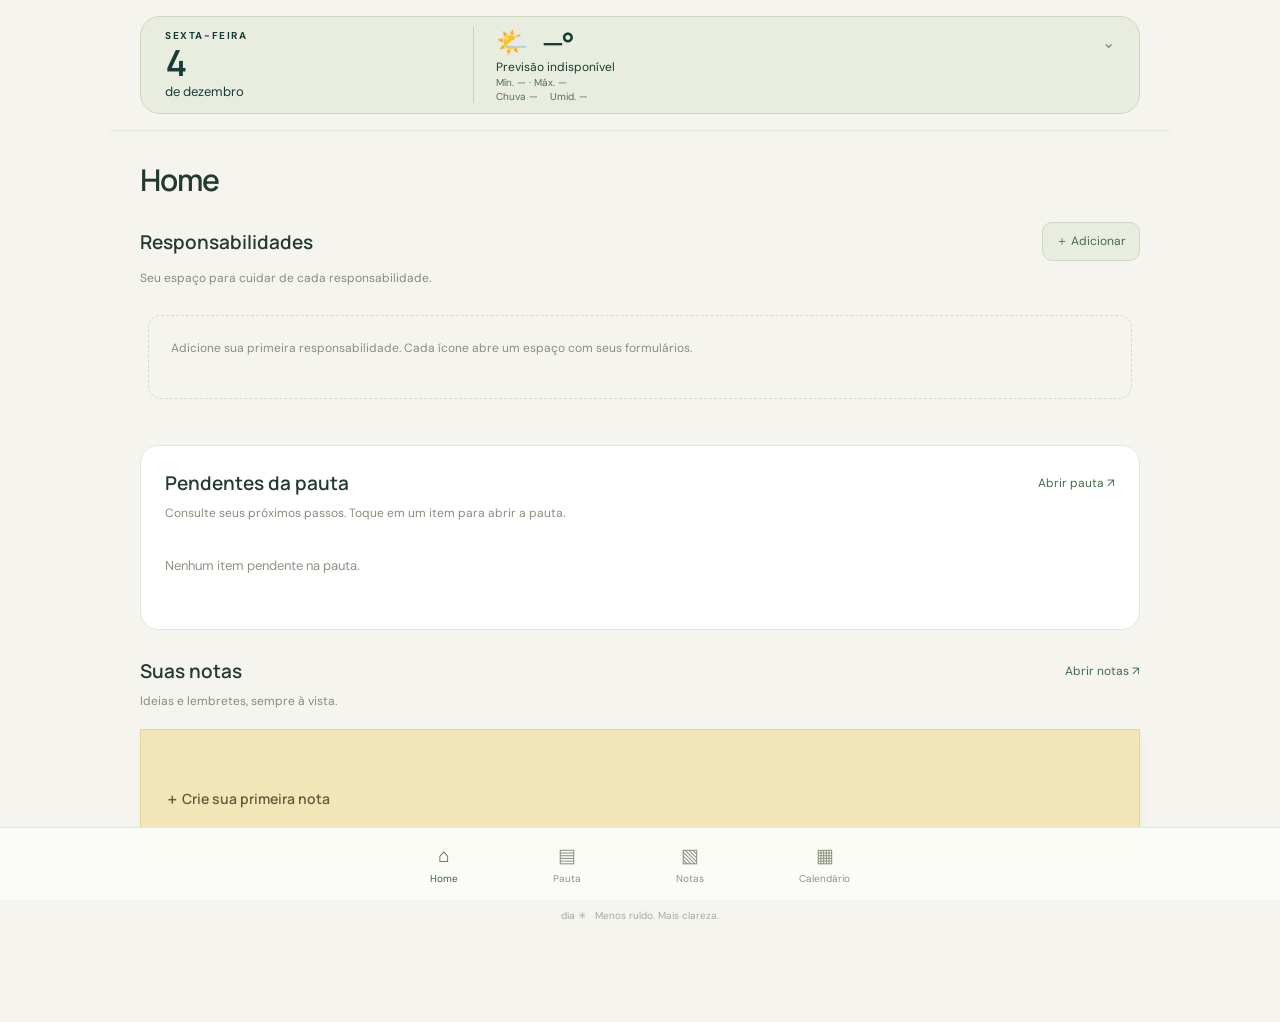
<file: index.html>
<!doctype html>
<html lang="pt-BR"><head><meta charset="utf-8"><meta name="viewport" content="width=device-width,initial-scale=1"><meta name="theme-color" content="#f5f4ef"><title>Dia — seu ponto de partida</title><link rel="stylesheet" href="styles.css"></head><body><header class="app-header"><div class="day-card"><time class="header-date" id="date"><span class="header-weekday" id="headerweekday"></span><span class="header-day" id="headerday"></span><span class="header-month" id="headermonth"></span></time><button class="weathercompact" id="weatheropen" aria-label="Abrir previsão do tempo de Indaial" title="Previsão do tempo — Indaial, SC"><span class="weather-summary"><span id="weatherminiicon" aria-hidden="true">🌤️</span><span id="weatherminitxt">—°</span><span class="weatherchevron" aria-hidden="true">⌄</span></span><span id="weatherminicondition">Carregando previsão…</span><span id="weatherminirange">Mín. — · Máx. —</span><span class="weatherminimetrics"><span id="weatherminirain">Chuva —</span><span id="weatherminihumidity">Umid. —</span></span><span id="weatherminiwarning" hidden>⚠ Aviso meteorológico</span></button></div></header><main class="layout" id="inicio"><section class="responsibilities" aria-labelledby="resptitle"><div class="respheading"><h2 id="resptitle">Responsabilidades</h2><button id="respadd">＋ Adicionar</button></div><p class="respintro">Seu espaço para cuidar de cada responsabilidade.</p><div class="showcase" id="showcase"></div></section><div class="grid"><section class="card" id="pauta"><div class="pautahead"><div class="labelrow"><span class="icon">▤</span><span class="pill">FOCO DO DIA</span></div><h2>Pauta do dia</h2><p>Um passo de cada vez. Comece pelo essencial.</p><div class="progressline"><div class="track"><div class="fill" id="progress"></div></div><span id="count"></span></div></div><div class="items" id="items"></div><button class="add" id="new">＋ &nbsp; Adicionar à pauta</button></section><aside class="right"><section class="note" id="notas"><div class="labelrow"><h2 class="smalltitle">Uma nota para hoje</h2><span>↗</span></div><textarea id="note" aria-label="Anotações do dia" placeholder="Uma ideia, um lembrete ou algo que você não quer esquecer…"></textarea><div class="saved" id="saved">Só seu. Salvo neste navegador.</div></section><section class="card overview"><div class="eyebrow">NO SEU RITMO</div><div class="stats"><div><div class="number" id="total">0</div><div class="statlabel">itens na pauta</div></div><div><div class="number" id="done">0</div><div class="statlabel">concluídos</div></div><div><div class="number" id="left">0</div><div class="statlabel">para fazer</div></div></div></section><div class="quote">“A melhor maneira de cuidar do futuro<br>é cuidar do que você faz hoje.”<span>UM LEMBRETE PARA DESACELERAR</span></div></aside></div><div class="sectionlabel"><h2>Mais do seu dia</h2><span class="soon">Esse espaço vai crescer com você</span></div><div class="future"><div class="futurebox">◉ &nbsp; Informações importantes<span>Novos espaços em breve</span></div><div class="futurebox">☷ &nbsp; Tudo conectado<span>O essencial, sempre à mão</span></div></div><footer>dia ✳ &nbsp; Menos ruído. Mais clareza.</footer></main><nav class="bottomnav" aria-label="Navegação principal"><a href="#inicio" class="active"><b>⌂</b>Home</a><a href="#pauta"><b>▤</b>Pauta</a><a href="#notas"><b>▧</b>Notas</a><a href="#calendario" id="calnav"><b>▦</b>Calendário</a></nav><dialog id="dialog"><form id="form"><h2>Adicionar à pauta</h2><label for="title">O que você quer fazer?</label><input id="title" required maxlength="160" placeholder="Ex.: Preparar a reunião"><label for="time">Horário (opcional)</label><input id="time" type="time"><div class="actions"><button type="button" id="cancel">Cancelar</button><button class="primary">Adicionar</button></div></form></dialog><script>
const today=new Date().toLocaleDateString('en-CA'),key='dia-pauta-'+today;let data;try{data=JSON.parse(localStorage.getItem(key))}catch{}if(!Array.isArray(data))data=[];const $=id=>document.getElementById(id);function updateHeaderDate(){const now=new Date(),options={timeZone:'America/Sao_Paulo'};const parts=new Intl.DateTimeFormat('en-CA',{...options,year:'numeric',month:'2-digit',day:'2-digit'}).formatToParts(now);const part=type=>parts.find(p=>p.type===type).value;$('date').dateTime=part('year')+'-'+part('month')+'-'+part('day');$('headerweekday').textContent=now.toLocaleDateString('pt-BR',{...options,weekday:'long'});$('headerday').textContent=now.toLocaleDateString('pt-BR',{...options,day:'numeric'});$('headermonth').textContent='de '+now.toLocaleDateString('pt-BR',{...options,month:'long'});}updateHeaderDate();setInterval(updateHeaderDate,60000);function save(){try{localStorage.setItem(key,JSON.stringify(data))}catch{alert('Não foi possível salvar neste navegador.')}}function render(){$('items').replaceChildren();if(!data.length){let p=document.createElement('p');p.className='pauta-empty';p.textContent='Seu dia começa aqui. Adicione o primeiro item e dê espaço ao que importa.';$('items').append(p)}data.forEach((v,i)=>{let row=document.createElement('div');row.className='item'+(v.done?' done':'');let c=document.createElement('input');c.type='checkbox';c.className='check';c.checked=v.done;c.setAttribute('aria-label','Concluir '+v.title);c.onchange=()=>{v.done=c.checked;save();render()};let body=document.createElement('div');body.className='itembody';let title=document.createElement('div');title.className='title';title.textContent=v.title;let meta=document.createElement('div');meta.className='meta';meta.textContent=(v.time?v.time+' · ':'')+(v.done?'Concluído':'A fazer');body.append(title,meta);let del=document.createElement('button');del.className='remove';del.textContent='×';del.setAttribute('aria-label','Excluir '+v.title);del.onclick=()=>{data.splice(i,1);save();render()};row.append(c,body,del);$('items').append(row)});let done=data.filter(x=>x.done).length;$('count').textContent=done+' de '+data.length;$('progress').style.width=(data.length?done/data.length*100:0)+'%';$('total').textContent=data.length;$('done').textContent=done;$('left').textContent=data.length-done;if(window.refreshHome)window.refreshHome()}render();$('new').onclick=()=>$('dialog').showModal();$('cancel').onclick=()=>$('dialog').close();$('form').onsubmit=e=>{e.preventDefault();let title=$('title').value.trim();if(!title)return;data.push({title,time:$('time').value,done:false});save();render();$('form').reset();$('dialog').close()};</script><main id="calendario" class="calendarpage" hidden><div class="calbar"><h1>Calendário</h1><div class="calcontrols"><button id="calprev" aria-label="Mês anterior">‹</button><button id="caltoday">Hoje</button><button id="calnext" aria-label="Próximo mês">›</button></div></div><p class="respintro">Os vencimentos de todas as suas responsabilidades, em um só lugar.</p><div class="calfilter"><label for="calresponsibility">Responsabilidade</label><select id="calresponsibility"><option value="">Todas as responsabilidades</option></select></div><div class="calmonth" id="calmonth" aria-live="polite"></div><div class="card calendar-card"><div class="calweek"><div>DOM</div><div>SEG</div><div>TER</div><div>QUA</div><div>QUI</div><div>SEX</div><div>SÁB</div></div><div class="calgrid" id="calgrid"></div></div><p class="callegend">Os números abaixo dos dias indicam a quantidade de vencimentos.</p><section class="calevents" id="calevents" aria-live="polite"></section></main><dialog id="respcreate"><form id="respcreateform"><h2>Nova responsabilidade</h2><label for="respname">Nome</label><input id="respname" required maxlength="60" placeholder="Ex.: Trabalho, Casa, Estudos"><label for="respimage">Imagem do ícone (opcional)</label><input id="respimage" type="file" accept="image/*"><img id="respimagepreview" alt="Prévia do ícone" hidden><div class="actions"><button type="button" id="respcreatecancel">Cancelar</button><button class="primary">Criar ícone</button></div></form></dialog><dialog id="respdetail"><div class="detailtop"><h2 id="respdetailtitle"></h2><button id="respclose" aria-label="Fechar">×</button></div><p class="respintro">Crie formulários e mantenha as informações por aqui.</p><div id="respforms"></div><button class="respbtn" id="respnewform">＋ Adicionar formulário</button><form id="formbuilder" hidden><label for="formname">Título do formulário</label><input id="formname" required maxlength="100" placeholder="Ex.: Informações da semana"><label>Campos do formulário</label><div id="fieldrows"></div><button type="button" class="respbtn" id="fieldadd">＋ Adicionar campo</button><div class="actions"><button type="button" id="buildercancel">Cancelar</button><button class="primary">Criar formulário</button></div></form><div class="respsave" id="respstatus" role="status"></div><button class="delete-resp" id="respdelete">Excluir esta responsabilidade</button></dialog><script>(()=>{
const el=id=>document.getElementById(id),storage='dia-responsabilidades-v1';let list=[];try{const stored=JSON.parse(localStorage.getItem(storage));if(Array.isArray(stored))list=stored}catch{}let active=null,image='',imageBusy=false,editing=null;
function persist(){try{localStorage.setItem(storage,JSON.stringify(list));render();if(window.refreshCalendar)window.refreshCalendar();el('respstatus').textContent='Salvo neste navegador ✓';return true}catch{el('respstatus').textContent='Não foi possível salvar. O armazenamento pode estar cheio.';alert('Não foi possível salvar. Tente usar uma imagem menor ou liberar espaço no navegador.');return false}}
function node(tag,cls,text){const n=document.createElement(tag);if(cls)n.className=cls;if(text!==undefined)n.textContent=text;return n}

let selectedResponsibility=null;
const favoritePanel=node('section','card responsibility-favorites');
favoritePanel.id='responsibility-favorites';favoritePanel.hidden=true;
favoritePanel.setAttribute('aria-live','polite');el('showcase').after(favoritePanel);
function renderFavorites(){
favoritePanel.replaceChildren();const r=list.find(r=>r.id===selectedResponsibility);
favoritePanel.hidden=!r;if(!r)return;
let count=0;(r.forms||[]).forEach(f=>{const fields=(f.fields||[]).filter(field=>field.favorite);if(!fields.length)return;
favoritePanel.append(node('h4','',f.title));const values=node('dl','favorite-values');
fields.forEach(field=>{count++;let value=field.value;
if(field.type==='checkbox')value=value?'Sim':'Não';
else if(field.type==='date'&&/^\d{4}-\d{2}-\d{2}$/.test(value||''))value=value.split('-').reverse().join('/');
values.append(node('dt','',field.label),node('dd','',value===undefined||value===null||value===''?'Não preenchido':String(value)));if(field.dateEnabled&&field.date)values.append(node('dt','','Data de '+field.label),node('dd','',field.date.split('-').reverse().join('/')));});favoritePanel.append(values);});
if(!count)favoritePanel.append(node('p','respintro','Nenhum campo favorito. Clique novamente nesta responsabilidade para abrir os formulários e marcar seus favoritos.'));

}
function selectResponsibility(r){if(selectedResponsibility===r.id){open(r);return}selectedResponsibility=r.id;render();}

function render(){el('showcase').replaceChildren();renderFavorites();if(!list.length){el('showcase').append(node('div','emptyresp','Adicione sua primeira responsabilidade. Cada ícone abre um espaço com seus formulários.'));return}list.forEach(r=>{const now=new Date();const today=now.getFullYear()+'-'+String(now.getMonth()+1).padStart(2,'0')+'-'+String(now.getDate()).padStart(2,'0');const due=(r.forms||[]).some(f=>(f.fields||[]).some(field=>(field.type==='date'?field.value:field.dateEnabled?field.date:'')===today));const soonDates=[1,2,3].map(offset=>{const d=new Date(now.getFullYear(),now.getMonth(),now.getDate()+offset);return d.getFullYear()+'-'+String(d.getMonth()+1).padStart(2,'0')+'-'+String(d.getDate()).padStart(2,'0')});const soon=(r.forms||[]).some(f=>(f.fields||[]).some(field=>soonDates.includes(field.type==='date'?field.value:field.dateEnabled?field.date:'')));const b=node('button','respicon'+(due?' due-today':soon?' due-soon':''));b.type='button';if(r.image){const img=node('img');img.src=r.image;img.alt='';b.append(img)}else b.append(node('span','fallback',r.name.slice(0,1).toUpperCase()));b.append(node('span','',r.name));b.setAttribute('aria-label','Abrir responsabilidade '+r.name+(due?' — vencimento hoje':soon?' — vencimento nos próximos 3 dias':''));if(due)b.title='Vencimento hoje';else if(soon)b.title='Vencimento nos próximos 3 dias';b.setAttribute('aria-pressed',String(selectedResponsibility===r.id));b.setAttribute('aria-controls','responsibility-favorites');b.onclick=()=>selectResponsibility(r);el('showcase').append(b)})}
function open(r){active=r;el('respdetailtitle').textContent=r.name;el('formbuilder').hidden=true;el('respnewform').hidden=false;el('respstatus').textContent='Salvo somente neste navegador.';renderForms();el('respdetail').showModal()}
function renderForms(){const target=el('respforms');target.replaceChildren();if(!active.forms.length)target.append(node('p','respintro','Nenhum formulário ainda. Comece adicionando um abaixo.'));active.forms.forEach((f,fi)=>{const card=node('section','formcard');const heading=node('div','formheading');heading.append(node('h3','',f.title));const edit=node('button','editform','✎');edit.type='button';edit.title='Editar formulário';edit.setAttribute('aria-label','Editar formulário '+f.title);edit.onclick=()=>startBuilder(f);heading.append(edit);card.append(heading);f.fields.forEach((field,idx)=>{const id='resp-field-'+fi+'-'+idx;const label=node('label','',field.label);label.htmlFor=id;let input;if(field.type==='textarea')input=node('textarea');else{input=node('input');input.type=field.type}input.id=id;if(field.type==='checkbox'){input.className='respcheck';input.checked=!!field.value;label.prepend(input);card.append(label)}else{input.value=field.value||'';card.append(label,input)}const star=node('button','favorite-star',field.favorite?'★':'☆');star.type='button';
 const syncStar=()=>{star.textContent=field.favorite?'★':'☆';star.setAttribute('aria-pressed',String(!!field.favorite));star.setAttribute('aria-label',(field.favorite?'Remover dos favoritos: ':'Favoritar campo: ')+field.label);star.title=field.favorite?'Remover dos favoritos':'Favoritar campo';};syncStar();
 const labelRow=node('div','favorite-field-label');label.before(labelRow);labelRow.append(label,star);
 star.onclick=()=>{const previous=field.favorite;field.favorite=!field.favorite;if(!persist())field.favorite=previous;syncStar();};
 input.oninput=()=>{field.value=field.type==='checkbox'?input.checked:input.value;persist()};
if(field.type==='text'||field.type==='textarea'){
const dateArea=node('div','field-date');const dateToggle=node('button','respbtn',field.dateEnabled?'Remover data':'Adicionar data');dateToggle.type='button';
const dateLabel=node('label','','Data de '+field.label);const dateInput=node('input');dateInput.type='date';dateInput.id=id+'-date';dateLabel.htmlFor=dateInput.id;dateInput.value=field.date||'';
function syncDate(){dateLabel.hidden=dateInput.hidden=!field.dateEnabled;dateToggle.textContent=field.dateEnabled?'Remover data':'Adicionar data';dateToggle.setAttribute('aria-expanded',String(!!field.dateEnabled));dateToggle.setAttribute('aria-label',dateToggle.textContent+' de '+field.label);}syncDate();
dateToggle.onclick=()=>{const previous={dateEnabled:field.dateEnabled,date:field.date};field.dateEnabled=!field.dateEnabled;if(!field.dateEnabled)field.date='';if(!persist())Object.assign(field,previous);dateInput.value=field.date||'';syncDate();if(field.dateEnabled)dateInput.focus();};
dateInput.oninput=()=>{const previous=field.date;field.date=dateInput.value;if(!persist()){field.date=previous;dateInput.value=previous||'';}};
dateArea.append(dateToggle,dateLabel,dateInput);card.append(dateArea);
}});const del=node('button','delete-resp','Excluir formulário');del.type='button';del.onclick=()=>{if(!confirm('Excluir este formulário e as informações preenchidas?'))return;active.forms.splice(fi,1);persist();renderForms()};card.append(del);target.append(card)})}
el('respadd').onclick=()=>{el('respcreateform').reset();image='';el('respimagepreview').hidden=true;el('respcreate').showModal()};el('respcreatecancel').onclick=()=>el('respcreate').close();el('respclose').onclick=()=>el('respdetail').close();
el('respimage').onchange=async()=>{const file=el('respimage').files[0];image='';el('respimagepreview').hidden=true;if(!file)return;imageBusy=true;const submit=el('respcreateform').querySelector('button[type=submit],button.primary');submit.disabled=true;try{if(!file.type.startsWith('image/'))throw Error();const url=URL.createObjectURL(file);try{const img=new Image();await new Promise((resolve,reject)=>{img.onload=resolve;img.onerror=reject;img.src=url});const canvas=document.createElement('canvas');canvas.width=canvas.height=160;const ctx=canvas.getContext('2d');const side=Math.min(img.width,img.height);ctx.drawImage(img,(img.width-side)/2,(img.height-side)/2,side,side,0,0,160,160);image=canvas.toDataURL('image/jpeg',.82);el('respimagepreview').src=image;el('respimagepreview').hidden=false}finally{URL.revokeObjectURL(url)}}catch{el('respimage').value='';alert('Não foi possível abrir essa imagem. Escolha uma imagem JPG, PNG ou WebP.')}finally{imageBusy=false;submit.disabled=false}};
el('respcreateform').onsubmit=e=>{e.preventDefault();if(imageBusy)return;const name=el('respname').value.trim();if(!name)return;const r={id:Date.now().toString(36)+Math.random().toString(36).slice(2),name,image,forms:[]};list.push(r);if(!persist()){list.pop();return}render();el('respcreate').close()};
function addField(field){const row=node('div','fieldrow');if(field)row._original=field;const label=node('input');label.required=true;label.maxLength=100;label.placeholder='Nome do campo';label.setAttribute('aria-label','Nome do campo');const select=node('select');select.setAttribute('aria-label','Tipo do campo');[['text','Texto'],['textarea','Texto longo'],['number','Número'],['date','Data'],['checkbox','Marcação']].forEach(([value,text])=>{const opt=node('option','',text);opt.value=value;select.append(opt)});const remove=node('button','','×');remove.type='button';remove.setAttribute('aria-label','Remover campo');remove.onclick=()=>row.remove();if(field){label.value=field.label;select.value=field.type}row.append(label,select,remove);el('fieldrows').append(row)}
function startBuilder(form=null){editing=form;el('formbuilder').reset();el('fieldrows').replaceChildren();el('formname').value=form?form.title:'';if(form)form.fields.forEach(f=>addField(f));else addField();el('formbuilder').querySelector('.primary').textContent=form?'Salvar alterações':'Criar formulário';el('formbuilder').hidden=false;el('respnewform').hidden=true;el('formname').focus();el('formbuilder').scrollIntoView({block:'nearest',behavior:'smooth'})}el('respnewform').onclick=()=>startBuilder();el('fieldadd').onclick=()=>addField();el('buildercancel').onclick=()=>{el('formbuilder').hidden=true;el('respnewform').hidden=false};el('formbuilder').onsubmit=e=>{e.preventDefault();const title=el('formname').value.trim();const fields=[...el('fieldrows').children].map(row=>({label:row.querySelector('input').value.trim(),type:row.querySelector('select').value,value:row._original?row._original.value:'',favorite:!!row._original?.favorite,dateEnabled:['text','textarea'].includes(row.querySelector('select').value)&&!!row._original?.dateEnabled,date:row._original?.date||''}));if(!title||!fields.length||fields.some(f=>!f.label)){alert('Informe um título e pelo menos um campo com nome.');return}const previous=editing?{title:editing.title,fields:editing.fields}:null;if(editing){editing.title=title;editing.fields=fields}else active.forms.push({title,fields});if(!persist()){if(editing)Object.assign(editing,previous);else active.forms.pop();return}editing=null;el('formbuilder').hidden=true;el('respnewform').hidden=false;renderForms()};const deletePrompt=node('section','delete-confirmation');deletePrompt.hidden=true;deletePrompt.setAttribute('role','group');deletePrompt.setAttribute('aria-label','Confirmar exclusão da responsabilidade');
const deleteMessage=node('p','','Excluir esta responsabilidade e todos os seus formulários? Esta ação não pode ser desfeita.');
const deleteCancel=node('button','respbtn','Cancelar');deleteCancel.type='button';
const deleteConfirm=node('button','delete-resp','Sim, excluir responsabilidade');deleteConfirm.type='button';
deletePrompt.append(deleteMessage,deleteCancel,deleteConfirm);el('respdelete').after(deletePrompt);el('respdelete').type='button';
function resetDeletePrompt(){deletePrompt.hidden=true;el('respdelete').hidden=false;}
el('respdetail').addEventListener('close',resetDeletePrompt);
el('respdelete').onclick=()=>{if(!active)return;deletePrompt.hidden=false;el('respdelete').hidden=true;deleteCancel.focus();};
deleteCancel.onclick=()=>{resetDeletePrompt();el('respdelete').focus();};
deleteConfirm.onclick=()=>{if(!active)return;const old=list;const id=active.id;list=list.filter(r=>r.id!==id);if(!persist()){list=old;render();return}if(selectedResponsibility===id)selectedResponsibility=null;active=null;editing=null;resetDeletePrompt();render();el('respdetail').close();el('respadd').focus();};render();
window.addEventListener('focus',render);document.addEventListener('visibilitychange',()=>{if(!document.hidden)render()});setInterval(render,60000);window.openResponsibility=id=>{const r=list.find(x=>x.id===id);if(r)open(r)};})();
</script><script>(()=>{
const $=id=>document.getElementById(id),localDay=d=>d.getFullYear()+'-'+String(d.getMonth()+1).padStart(2,'0')+'-'+String(d.getDate()).padStart(2,'0');let selected=localDay(new Date()),view=new Date();view.setDate(1);
const responsibilityFilter = $('calresponsibility');
function filteredResponsibilities() {
  let responsibilities = [];
  try {
    const stored = JSON.parse(localStorage.getItem('dia-responsabilidades-v1'));
    if (Array.isArray(stored)) responsibilities = stored;
  } catch {}
  const previous = responsibilityFilter.value;
  responsibilityFilter.options.length = 1;
  for (const responsibility of responsibilities) {
    const option = node('option', '', responsibility.name);
    option.value = responsibility.id;
    responsibilityFilter.append(option);
  }
  responsibilityFilter.value = responsibilities.some(r => String(r.id) === previous) ? previous : '';
  const selectedId = responsibilityFilter.value;
  return selectedId ? responsibilities.filter(r => String(r.id) === selectedId) : responsibilities;
}
function events(list){const all=[];list.forEach(r=>(r.forms||[]).forEach((f,formIndex)=>(f.fields||[]).forEach(field=>{const date=field.type==='date'?field.value:field.dateEnabled?field.date:'';if(/^\d{4}-\d{2}-\d{2}$/.test(date||'')){const existing=all.find(e=>e.id===r.id&&e.formIndex===formIndex&&e.date===date);if(existing)existing.fields.push(field.label);else all.push({date,responsibility:r.name,id:r.id,formIndex,form:f.title,fields:[field.label]})}})));return all}
function node(t,c,text){const n=document.createElement(t);if(c)n.className=c;if(text!==undefined)n.textContent=text;return n}
function render(){const all=events(filteredResponsibilities()),today=localDay(new Date());$('calmonth').textContent=view.toLocaleDateString('pt-BR',{month:'long',year:'numeric'});$('calgrid').replaceChildren();for(let i=0;i<view.getDay();i++)$('calgrid').append(node('div','calblank'));const days=new Date(view.getFullYear(),view.getMonth()+1,0).getDate();for(let day=1;day<=days;day++){const date=localDay(new Date(view.getFullYear(),view.getMonth(),day)),items=all.filter(e=>e.date===date);const b=node('button','calday'+(date===selected?' selected':'')+(date===today?' today':''),String(day));b.type='button';b.setAttribute('aria-pressed',String(date===selected));b.setAttribute('aria-label',day+' de '+$('calmonth').textContent+', '+items.length+' vencimentos');if(items.length)b.append(node('small','',items.length+' '+(items.length===1?'item':'itens')));b.onclick=()=>{selected=date;render()};$('calgrid').append(b)}const area=$('calevents');area.replaceChildren();area.append(node('h2','',new Date(selected+'T12:00:00').toLocaleDateString('pt-BR',{weekday:'long',day:'numeric',month:'long',year:'numeric'})));const matches=all.filter(e=>e.date===selected);if(!matches.length)area.append(node('p','calempty','Nenhum vencimento neste dia para a seleção atual.'));matches.forEach(e=>{const b=node('button','calevent');b.type='button';b.append(node('small','',e.responsibility),node('strong','',e.form),node('span','',e.fields.join(' · ')));b.setAttribute('aria-label','Abrir '+e.responsibility+', '+e.form+', '+e.fields.join(', '));b.onclick=()=>window.openResponsibility(e.id);area.append(b)})}
$('calprev').onclick=()=>{view.setMonth(view.getMonth()-1);render()};$('calnext').onclick=()=>{view.setMonth(view.getMonth()+1);render()};$('caltoday').onclick=()=>{view=new Date();view.setDate(1);selected=localDay(new Date());render()};responsibilityFilter.addEventListener('change', render);window.refreshCalendar=render;window.addEventListener('storage',render);render();
})();
</script><dialog id="weatherdialog"><div class="weatherdialogtop"><span>Indaial, SC</span><button id="weatherclose" aria-label="Fechar previsão">×</button></div><section class="card weather" aria-labelledby="weathertitle"><div class="labelrow"><div><div class="eyebrow">TEMPO EM INDAIAL, SC</div><h2 id="weathertitle">O tempo hoje</h2></div><button id="weatherrefresh" class="respbtn" aria-label="Atualizar previsão do tempo">↻ Atualizar</button></div><div id="weathercontent" hidden><div class="weathernow"><span id="weathericon" aria-hidden="true"></span><div><div id="weathertemp"></div><strong id="weathercondition"></strong><div id="weatherfeel"></div></div><div class="weatherdetails"><div id="weatherrange"></div><div id="weatherrain"></div><div id="weatherhumidity"></div></div></div><details class="weatherforecast" open><summary>Previsão para 7 dias</summary><div id="weatherweek"></div></details></div><section class="weatheralerts"><strong>Avisos meteorológicos · Indaial</strong><div id="weatheralertstatus" role="status">Consultando avisos do INMET…</div><div id="weatheralertlist"></div><a href="https://avisos.inmet.gov.br/" target="_blank" rel="noopener">Consultar avisos oficiais no INMET ↗</a></section><div class="weatherfoot"><span id="weatherstatus" role="status">Carregando previsão…</span><a href="https://open-meteo.com/" target="_blank" rel="noopener">Open-Meteo</a></div></section></dialog><script>document.getElementById("weatheropen").onclick=()=>document.getElementById("weatherdialog").showModal();document.getElementById("weatherclose").onclick=()=>document.getElementById("weatherdialog").close();</script><script>(()=>{
const $=id=>document.getElementById(id),url='https://api.open-meteo.com/v1/forecast?latitude=-26.89778&longitude=-49.23167&current=temperature_2m,apparent_temperature,relative_humidity_2m,weather_code,is_day&daily=weather_code,temperature_2m_max,temperature_2m_min,precipitation_probability_max&timezone=America%2FSao_Paulo&forecast_days=7',key='dia-weather-indaial-v1';let busy=false;
const fmt=(v,s='')=>typeof v==='number'&&Number.isFinite(v)?Math.round(v)+s:'—';
function condition(code,night=false){if(code===0)return[night?'🌙':'☀️',night?'Céu limpo':'Ensolarado'];if([1,2].includes(code))return['🌤️','Parcialmente nublado'];if(code===3)return['☁️','Nublado'];if([45,48].includes(code))return['🌫️','Neblina'];if([51,53,55,56,57].includes(code))return['🌦️','Garoa'];if([61,63,65,66,67,80,81,82].includes(code))return['🌧️','Chuva'];if([71,73,75,77,85,86].includes(code))return['🌨️','Neve'];if([95,96,99].includes(code))return['⛈️','Trovoadas'];return['🌡️','Condição indisponível']}
function node(t,c,txt){const n=document.createElement(t);if(c)n.className=c;if(txt!==undefined)n.textContent=txt;return n}
function render(payload,cached=false){const d=payload.data;if(!d.daily?.time?.length||!d.current)throw Error('Resposta incompleta');const day=new Date().toLocaleDateString('en-CA',{timeZone:'America/Sao_Paulo'});let i=d.daily.time.indexOf(day);if(i<0){$('weatherstatus').textContent='A previsão salva é de outro dia. Conecte-se à internet e atualize.';$('weathercontent').hidden=true;return}const [icon,text]=condition(d.current.weather_code,d.current.is_day===0);$('weathercontent').hidden=false;$('weathericon').textContent=icon;$('weatherminiicon').textContent=icon;$('weatherminicondition').textContent=text;$('weatherminitxt').textContent=fmt(d.current.temperature_2m,'°');$('weatherminirain').textContent='Chuva '+fmt(d.daily.precipitation_probability_max[i],'%');$('weatherminirange').textContent='Mín. '+fmt(d.daily.temperature_2m_min[i],'°')+' · Máx. '+fmt(d.daily.temperature_2m_max[i],'°');$('weatherminihumidity').textContent='Umid. '+fmt(d.current.relative_humidity_2m,'%');$('weatherhumidity').textContent='Umidade atual: '+fmt(d.current.relative_humidity_2m,'%');$('weatheropen').setAttribute('aria-label','Previsão de Indaial: '+fmt(d.current.temperature_2m,' graus')+', chance de chuva hoje '+fmt(d.daily.precipitation_probability_max[i],'%'));$('weathertemp').textContent=fmt(d.current.temperature_2m,'°');$('weathercondition').textContent=text;$('weatherfeel').textContent='Sensação de '+fmt(d.current.apparent_temperature,'°');$('weatherrange').textContent='Mín. '+fmt(d.daily.temperature_2m_min[i],'°')+'  ·  Máx. '+fmt(d.daily.temperature_2m_max[i],'°');$('weatherrain').textContent=fmt(d.daily.precipitation_probability_max[i],'%')+' de chance de chuva';$('weatherweek').replaceChildren();d.daily.time.forEach((date,j)=>{if(date<day)return;const [ic,description]=condition(d.daily.weather_code[j]);const cell=node('div','weatherday');cell.append(node('span','',date===day?'Hoje':new Date(date+'T12:00:00').toLocaleDateString('pt-BR',{weekday:'short'})),node('div','weatherdayicon',ic),node('strong','',fmt(d.daily.temperature_2m_max[j],'°')),node('span','',fmt(d.daily.temperature_2m_min[j],'°')),node('small','',fmt(d.daily.precipitation_probability_max[j],'%')));cell.title=description+' · chance de chuva';$('weatherweek').append(cell)});$('weatherstatus').textContent=(cached?'Última previsão salva · ':'Atualizado às ')+new Date(payload.saved).toLocaleTimeString('pt-BR',{hour:'2-digit',minute:'2-digit',timeZone:'America/Sao_Paulo'})+(cached?' · Pode estar desatualizada.':'')}
async function load(){if(busy)return;busy=true;$('weatherrefresh').disabled=true;$('weatherstatus').textContent='Atualizando previsão…';try{const response=await fetch(url,{signal:AbortSignal.timeout(15000)});if(!response.ok)throw Error('API indisponível');const data=await response.json();const payload={data,saved:Date.now()};render(payload);try{localStorage.setItem(key,JSON.stringify(payload))}catch{}}catch{let cached;try{cached=JSON.parse(localStorage.getItem(key));if(cached)render(cached,true)}catch{cached=null}if(!cached){$('weatherminicondition').textContent='Previsão indisponível';$('weatherstatus').textContent='Não foi possível carregar o tempo. Verifique a conexão e tente atualizar.'}}finally{busy=false;$('weatherrefresh').disabled=false}}
$('weatherrefresh').onclick=load;try{const cached=JSON.parse(localStorage.getItem(key));if(cached)render(cached,true)}catch{}load();setInterval(load,30*60*1000);window.addEventListener('online',load);
})();
</script><script>
(()=>{async function checkAlerts(){try{const response=await fetch('https://apiprevmet3.inmet.gov.br/avisos/ativos',{signal:AbortSignal.timeout(12000)});if(!response.ok)throw Error();const data=await response.json();if(!Array.isArray(data.hoje))throw Error();const now=Date.now();const alerts=data.hoje.filter(a=>{const city=String(a.municipios||'').includes('Indaial - SC');const start=Date.parse(String(a.data_inicio||'').slice(0,10)+'T'+(a.hora_inicio||'00:00')+':00-03:00');const end=Date.parse(String(a.data_fim||'').slice(0,10)+'T'+(a.hora_fim||'23:59')+':00-03:00');return city&&Number.isFinite(start)&&Number.isFinite(end)&&start<=now&&end>=now});const status=document.getElementById('weatheralertstatus'),list=document.getElementById('weatheralertlist');list.replaceChildren();status.textContent=alerts.length?'Avisos vigentes do INMET para o município:':'Nenhum aviso vigente para Indaial retornado pelo INMET nesta consulta.';document.getElementById('weatherminiwarning').hidden=!alerts.length;alerts.forEach(a=>{const item=document.createElement('div');item.className='weatheralertitem';item.textContent=(a.descricao||'Aviso meteorológico')+' · '+(a.severidade||'')+' · Até '+String(a.data_fim).slice(0,10).split('-').reverse().join('/')+' às '+a.hora_fim;list.append(item)})}catch{document.getElementById('weatheralertstatus').textContent='Consulta automática de alertas indisponível neste arquivo local. Consulte o INMET no link abaixo.';document.getElementById('weatherminiwarning').hidden=true}}checkAlerts();setInterval(checkAlerts,30*60*1000)})();
</script><script src="app.js"></script></body></html>
</file>
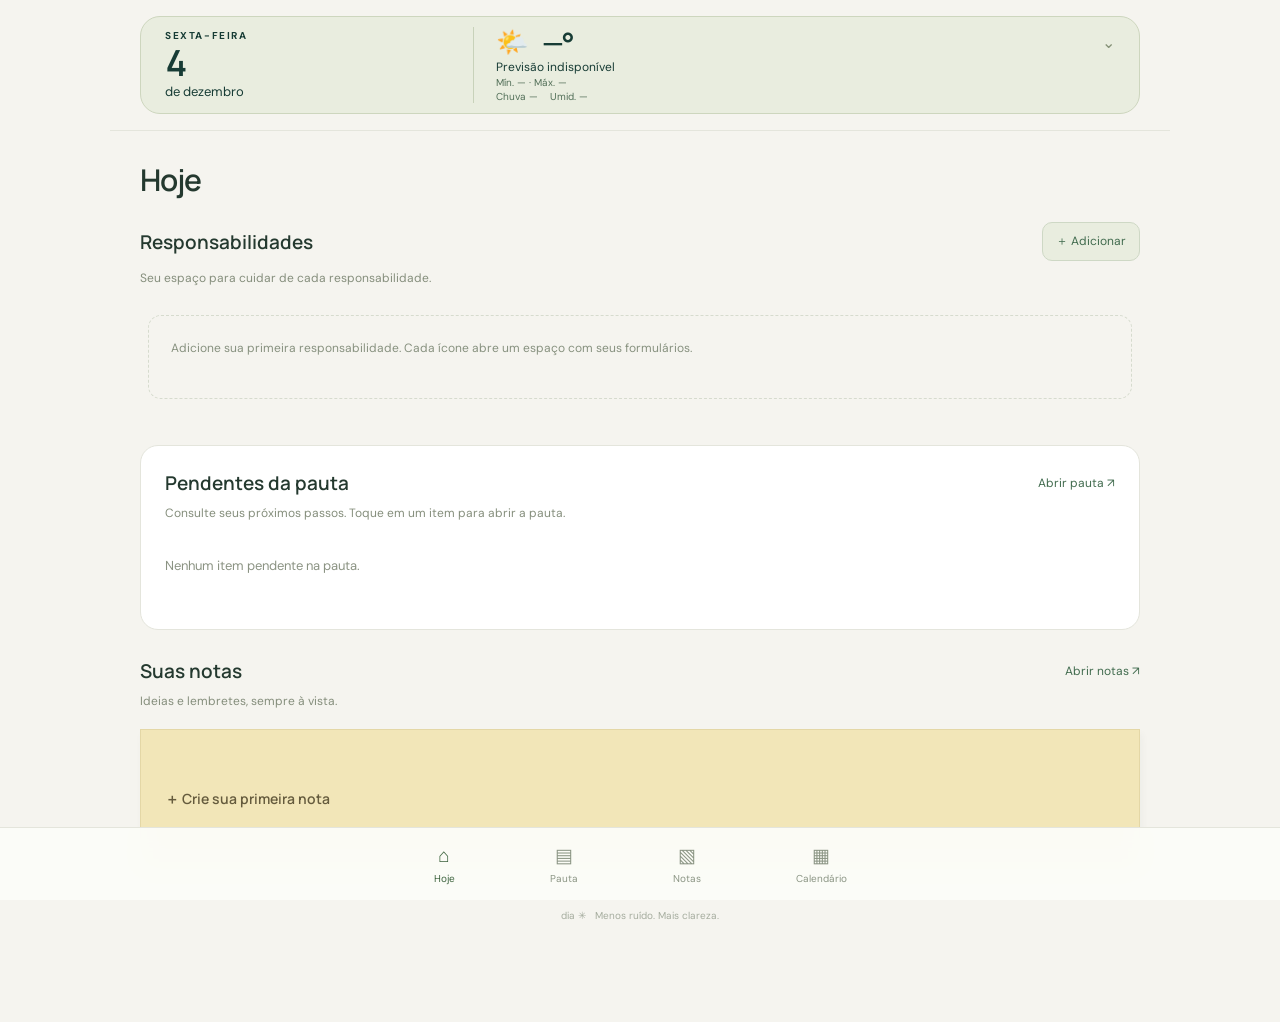
<file: faul-preview.html>
<!doctype html>
<html lang="pt-BR"><head><meta charset="utf-8"><meta name="viewport" content="width=device-width,initial-scale=1"><meta name="theme-color" content="#f5f4ef"><title>Dia — seu ponto de partida</title><style>
@import url('https://fonts.googleapis.com/css2?family=DM+Sans:wght@400;500;600;700&family=Manrope:wght@400;500;600;700;800&display=swap');
:root{--ink:#24392f;--muted:#7b8179;--paper:#f5f4ef;--green:#416b4e;--line:#e4e5dc}*{box-sizing:border-box}body{margin:0;background:var(--paper);color:var(--ink);font:14px 'DM Sans',sans-serif}button,input,textarea{font:inherit}button{cursor:pointer}button:focus-visible,a:focus-visible{outline:3px solid #cda75c;outline-offset:4px}header{max-width:1120px;margin:auto;padding:30px 30px 22px;display:flex;justify-content:space-between;align-items:center;border-bottom:1px solid var(--line)}.brand{font:800 30px Manrope,sans-serif;letter-spacing:-2px}.brand i{color:#b5c186;font-style:normal}.tagline{font-size:12px;color:var(--muted);margin-left:20px;letter-spacing:0}.topright{display:flex;gap:20px;align-items:center;font-size:12px}.avatar{background:#e2e7da;border-radius:50%;width:38px;height:38px;display:grid;place-items:center}.layout{max-width:1060px;margin:48px auto 100px;padding:0 30px}.eyebrow{text-transform:uppercase;letter-spacing:2px;font-size:10px;font-weight:700;color:var(--muted)}h1{font:500 42px Manrope,sans-serif;letter-spacing:-1.8px;margin:12px 0} .intro{color:var(--muted);font-size:15px;margin-bottom:30px}.datebar{display:flex;align-items:center;justify-content:space-between;margin-bottom:30px}.datechip{background:#e9ecdf;border-radius:20px;padding:9px 14px;font-size:12px}.live{color:var(--muted);font-size:11px}.live:before{content:'';display:inline-block;width:6px;height:6px;background:#72916c;border-radius:50%;margin-right:7px}.grid{display:grid;grid-template-columns:1.65fr 1fr;gap:24px}.card{background:#fff;border:1px solid var(--line);border-radius:18px;overflow:hidden}.pautahead{background:#e9eddf;padding:26px}.labelrow{display:flex;justify-content:space-between;align-items:center}.icon{font-size:23px}.pill{font-size:10px;border:1px solid #cbd5bc;padding:5px 9px;border-radius:20px}.pautahead h2{font:600 27px Manrope,sans-serif;letter-spacing:-1px;margin:20px 0 7px}.pautahead p{color:#6c7868;font-size:13px;margin:0}.progressline{display:flex;align-items:center;gap:12px;margin-top:23px;font-size:10px;color:#6c7868}.track{height:4px;background:#d5ddc9;flex:1;border-radius:5px;overflow:hidden}.fill{height:100%;background:#66835a;transition:width .2s}.items{padding:4px 24px}.item{display:flex;gap:13px;padding:22px 0;border-bottom:1px solid #eef0e9;align-items:flex-start}.check{appearance:none;flex-shrink:0;width:20px;height:20px;border:1.5px solid #cdd5c8;border-radius:6px;margin:2px 0;cursor:pointer}.check:checked{background:#54754c;border-color:#54754c}.check:checked:after{content:'✓';color:white;display:block;text-align:center;font-size:14px}.item.done .title{text-decoration:line-through;color:#92998e}.itembody{flex:1;min-width:0}.title{font-size:14px;font-weight:600;line-height:1.5}.meta{font-size:11px;color:#92958b;margin-top:6px;display:flex;gap:10px}.category{color:#7c8868}.remove{border:0;background:none;color:#9b9f96;font-size:19px;padding:0 4px}.add{border:0;background:none;color:#5c774e;padding:20px 25px;font-size:12px;font-weight:700;width:100%;text-align:left}.right{display:flex;flex-direction:column;gap:20px}.note{background:#f0e9d7;border:1px solid #e6ddc8;border-radius:18px;padding:24px}.smalltitle{font:600 16px Manrope,sans-serif;margin:0}.note textarea{width:100%;border:0;resize:vertical;background:transparent;min-height:108px;line-height:1.8;color:#756b55;margin-top:15px;outline-color:#a8966d}.saved{font-size:10px;color:#a0947a}.overview{padding:24px}.stats{display:flex;gap:25px;margin:24px 0 4px}.number{font:500 32px Manrope,sans-serif}.statlabel{font-size:10px;color:#8a9085;margin-top:5px}.quote{padding:24px 8px;color:#8b9384;font-size:12px;line-height:1.8}.quote span{display:block;margin-top:8px;font-size:10px;letter-spacing:1px}.sectionlabel{display:flex;justify-content:space-between;margin:36px 0 16px;align-items:center}.sectionlabel h2{font:600 16px Manrope,sans-serif;margin:0}.soon{font-size:10px;color:#909789}.future{display:flex;gap:14px}.futurebox{border:1px dashed #d6dbce;border-radius:12px;padding:18px;flex:1;color:#929b88;font-size:12px}.futurebox span{display:block;font-size:10px;margin-top:6px;color:#a4ab9d}footer{text-align:center;color:#a5ac9e;font-size:10px;margin:40px 0 0}.bottomnav{display:none}dialog{border:1px solid var(--line);border-radius:18px;max-width:400px;width:calc(100% - 32px);padding:26px;color:var(--ink)}dialog::backdrop{background:#1c302a66}dialog h2{margin:0 0 22px}label{display:block;font-size:12px;margin:15px 0 7px}dialog input{width:100%;padding:12px;border:1px solid #d9dfd3;border-radius:8px} .actions{display:flex;justify-content:flex-end;gap:10px;margin-top:24px}.actions button{border:0;border-radius:8px;padding:11px 16px;background:#e9ecdf;color:var(--ink)}.actions .primary{background:var(--green);color:white}@media(max-width:650px){header{padding:22px 24px}.tagline,.topright>span{display:none}.layout{margin:30px auto 100px;padding:0 22px}h1{font-size:34px}.intro{font-size:13px;line-height:1.6;margin-bottom:23px}.datebar{margin-bottom:24px}.grid{grid-template-columns:1fr;gap:18px}.pautahead{padding:24px}.right{gap:18px}.overview{order:2}.quote{display:none}.future{gap:10px}.futurebox{padding:15px 12px}.bottomnav{position:fixed;bottom:0;left:0;right:0;background:#fbfcf8f5;backdrop-filter:blur(12px);border-top:1px solid var(--line);display:flex;justify-content:space-around;padding:12px 12px max(12px,env(safe-area-inset-bottom))}.bottomnav a{font-size:10px;color:#8b9584;text-decoration:none;text-align:center;padding:3px 20px}.bottomnav b{display:block;font-size:19px;margin-bottom:4px;font-weight:400}.bottomnav .active{color:#3e643f}footer{margin-bottom:10px}}

.responsibilities{margin:0 0 30px}.respheading{display:flex;justify-content:space-between;align-items:center;gap:12px}.respheading h2{font:600 19px Manrope,sans-serif;margin:0}.respheading button,.respbtn{border:1px solid #ced8c5;background:#e9eddf;color:#416b4e;border-radius:10px;padding:10px 13px;font-size:12px}.respintro{color:#858e7c;font-size:12px;margin:9px 0 19px}.showcase{display:flex;gap:18px;overflow-x:auto;padding:10px 8px 16px;min-height:110px}.respicon{border:0;background:none;color:var(--ink);width:85px;flex:0 0 85px;padding:0;text-align:center}.respicon img,.respicon .fallback{width:70px;height:70px;border-radius:22px;object-fit:cover;display:grid;place-items:center;background:#e5eada;font-size:27px;margin:0 auto 9px;border:1px solid #d6dfcc}.respicon span:last-child{display:block;overflow-wrap:anywhere;font-size:12px;line-height:1.4}.emptyresp{border:1px dashed #d6dbce;border-radius:13px;padding:22px;width:100%;color:#87917f;font-size:12px;line-height:1.7}#respdetail{max-width:560px;max-height:90dvh;overflow-y:auto}#respdetail textarea,#respdetail select,#respcreate textarea{width:100%;padding:12px;border:1px solid #d9dfd3;border-radius:8px;background:#fff;color:var(--ink)}.detailtop{display:flex;justify-content:space-between;align-items:center;gap:15px}.detailtop h2{font-size:21px;margin:0;overflow-wrap:anywhere}.detailtop button{border:0;background:none;font-size:25px;color:#849078}.formcard{border:1px solid #e2e6dc;border-radius:12px;margin:18px 0;padding:17px}.formcard h3{margin:0 0 18px;font-size:16px}.fieldrow{display:grid;grid-template-columns:1fr 100px 28px;gap:8px;margin:9px 0}.fieldrow input{min-width:0}.fieldrow button{border:0;background:none;color:#9b776e}.formtools{display:flex;gap:9px;flex-wrap:wrap;margin-top:18px}.respsave{font-size:11px;color:#7e8b74;min-height:18px;margin-top:14px}.delete-resp{border:0;background:none;color:#967c73;font-size:11px;margin-top:24px;padding:5px 0}.respcheck{width:auto!important;margin-right:8px}.formcard label{overflow-wrap:anywhere}#respimagepreview{width:65px;height:65px;object-fit:cover;border-radius:16px;margin-top:12px}#respcreate input[type=file]{font-size:12px}@media(max-width:420px){.respheading h2{font-size:17px}.respheading button{padding:9px 10px;font-size:11px}.showcase{gap:10px}.fieldrow{grid-template-columns:1fr 83px 24px}}
.formheading{display:flex;align-items:flex-start;justify-content:space-between;gap:12px}.formheading h3{flex:1;overflow-wrap:anywhere}.editform{border:0;background:#edf1e6;color:#507046;border-radius:7px;min-width:32px;min-height:32px;font-size:20px;margin:-4px -5px 8px 0;line-height:1}.editform:hover{background:#dce6d1}
.bottomnav{position:fixed;bottom:0;left:0;right:0;background:#fbfcf8f5;backdrop-filter:blur(12px);border-top:1px solid var(--line);display:flex;justify-content:center;gap:55px;padding:12px 12px max(12px,env(safe-area-inset-bottom));z-index:10}.bottomnav a{font-size:10px;color:#8b9584;text-decoration:none;text-align:center;padding:3px 20px}.bottomnav b{display:block;font-size:19px;margin-bottom:4px;font-weight:400}.bottomnav .active{color:#3e643f}.calendarpage{max-width:900px;margin:32px auto 100px;padding:0 22px}.calbar{display:flex;align-items:center;justify-content:space-between;gap:10px;margin-bottom:22px}.calbar h1{font-size:26px;margin:0}.calcontrols{display:flex;gap:6px;align-items:center}.calcontrols button{background:#fff;border:1px solid var(--line);border-radius:9px;padding:10px;color:var(--ink)}.calmonth{font:600 19px Manrope,sans-serif;text-transform:capitalize;margin:24px 0 18px}.calweek,.calgrid{display:grid;grid-template-columns:repeat(7,minmax(0,1fr));gap:5px}.calweek div{text-align:center;font-size:10px;color:#85917b;padding-bottom:10px}.calday{min-height:62px;border:1px solid var(--line);border-radius:10px;background:white;color:var(--ink);padding:8px 3px;position:relative}.calday.selected{border:2px solid #628153;background:#e9eddf}.calday.today{font-weight:800;color:#416b4e}.calday small{display:block;font-size:9px;color:#748965;margin-top:5px}.calblank{min-height:50px}.calevents{margin-top:26px}.calevents h2{font-size:16px;font-weight:600}.calevent{width:100%;text-align:left;background:white;border:1px solid var(--line);border-radius:12px;padding:17px;margin:8px 0;color:var(--ink)}.calevent strong{display:block;font-size:14px;margin:6px 0}.calevent small{color:#7e8b74;font-size:11px}.calevent span{font-size:12px}.calempty{font-size:13px;color:#8b9383;line-height:1.7;padding:15px 0}.callegend{color:#8b9383;font-size:11px;margin-top:16px}@media(max-width:650px){.bottomnav{gap:0;justify-content:space-around}.bottomnav a{padding:3px 10px}.calendarpage{margin-top:28px}.calbar h1{font-size:24px}.calcontrols button{padding:9px}.calday{min-height:58px}}
.respicon.due-today img,.respicon.due-today .fallback{outline:3px solid #d34343;outline-offset:3px}.respicon img,.respicon .fallback{aspect-ratio:1 / 1;flex-shrink:0}.respicon.due-soon img,.respicon.due-soon .fallback{outline:3px solid #e2b62e;outline-offset:3px}.weather{padding:24px;margin-bottom:24px;background:linear-gradient(120deg,#edf2e8,#fcfcf8)}.weather h2{font:600 20px Manrope,sans-serif;margin:8px 0 0}.weathernow{display:flex;align-items:center;gap:22px;padding:23px 0}.weathernow #weathericon{font-size:50px}.weathernow #weathertemp{font:500 48px Manrope,sans-serif;line-height:1.2;letter-spacing:-2px}.weathernow strong{font-size:13px}#weatherfeel{font-size:11px;color:#83907b;margin-top:6px}.weatherdetails{margin-left:auto;font-size:13px;line-height:2;color:#687b60}.weatherforecast{border-top:1px solid #dce4d5;padding-top:15px}.weatherforecast summary{font-size:12px;color:#54754c;cursor:pointer}#weatherweek{display:grid;grid-template-columns:repeat(7,minmax(0,1fr));gap:5px;padding:20px 0 4px}.weatherday{text-align:center;font-size:11px}.weatherday span{display:block;color:#85917b;margin:5px 0}.weatherdayicon{font-size:24px;margin:10px 0}.weatherday small{display:block;color:#678e9c;margin-top:9px}.weatherfoot{display:flex;justify-content:space-between;gap:12px;font-size:10px;color:#8a9681;margin-top:18px;line-height:1.6}.weatherfoot a{color:#85917b;white-space:nowrap}@media(max-width:650px){.weather{padding:20px}.weathernow{gap:15px;flex-wrap:wrap}.weathernow #weathertemp{font-size:43px}.weatherdetails{margin-left:0;width:100%;font-size:12px;display:flex;justify-content:space-between;gap:8px;flex-wrap:wrap}.weathernow #weathericon{font-size:44px}.weatherdayicon{font-size:20px}}
.weathercompact{display:flex;align-items:center;gap:8px;border:1px solid #dfe5d7;background:#e9eddf;border-radius:28px;padding:10px 13px;color:#416b4e;white-space:nowrap}.weathercompact #weatherminiicon{font-size:21px}.weathercompact #weatherminitxt{font-size:14px;font-weight:600}.weatherchevron{color:#849176;font-size:12px}#weatherdialog{width:calc(100% - 28px);max-width:650px;max-height:90dvh;padding:16px;border-radius:20px;overflow-y:auto}#weatherdialog .weather{margin:0;border:0} .weatherdialogtop{display:flex;align-items:center;justify-content:space-between;padding:0 8px 10px;color:#819072;font-size:12px}.weatherdialogtop button{border:0;background:transparent;color:#7b8972;font-size:26px;min-width:35px;min-height:35px}@media(max-width:650px){header .topright{display:flex}.weathercompact{padding:8px 11px;gap:6px}#weatherdialog .weather{padding:16px 10px}.weathercompact #weatherminitxt{font-size:13px}}
.weatherminiinfo{display:flex;flex-direction:column;align-items:flex-start;gap:2px}#weatherminirain{font-size:10px;font-weight:400;color:#65858b;line-height:1.2}#weatherminirange,.weatherminimetrics{font-size:10px;font-weight:400;color:#76856d;line-height:1.4}.weatherminimetrics{display:flex;gap:8px}.weatherminiinfo{gap:2px}#weatherminiwarning{font-size:10px;color:#b15b32}.weatheralerts{border-top:1px solid #dce4d5;margin-top:20px;padding-top:16px;font-size:12px;line-height:1.6}.weatheralerts strong{font-size:12px}.weatheralerts a{color:#55794b;font-size:11px}.weatheralerts #weatheralertstatus{font-size:11px;color:#8b927f;margin:7px 0}.weatheralertitem{border-left:3px solid #cf7e36;background:#fff3dc;padding:12px;margin:8px 0;white-space:pre-line}@media(max-width:420px){header{padding:18px 20px}.weathercompact{padding:8px 10px;gap:7px}.weatherminimetrics{gap:6px}}
@media(max-width:400px){header{height:90px;box-sizing:border-box;padding:6px 10px;gap:6px}header .brand{font-size:25px;flex-shrink:0}header .topright{flex:1;min-width:0;justify-content:flex-end;padding-right:10px}header .weathercompact{width:max-content;max-width:100%;flex:0 1 auto;box-sizing:border-box;padding:5px 8px;gap:5px;white-space:nowrap}header .weathercompact #weatherminiicon{font-size:17px;flex-shrink:0}header .weathercompact .weatherminiinfo{min-width:0;gap:1px}header .weathercompact #weatherminitxt{font-size:12px}header #weatherminirange,header .weatherminimetrics{font-size:9px;white-space:nowrap;line-height:1.3}header .weatherminimetrics{gap:5px;flex-wrap:nowrap}header #weatherminiwarning{font-size:9px;white-space:nowrap}header .weatherchevron{font-size:10px;flex-shrink:0}}

.pauta-empty{color:#939b89;font-size:13px;line-height:1.8;padding:20px 0 12px}
.calendar-card{padding:16px}
/* Cabeçalho: cartão integrado de data e previsão. */
header.app-header{max-width:1060px;height:auto;margin:0 auto;padding:16px 30px;display:block;border-bottom:1px solid var(--line)}
.day-card{display:grid;grid-template-columns:minmax(130px,.8fr) minmax(0,1.8fr);align-items:center;gap:22px;padding:10px 24px;background:#e9eddf;border:1px solid #cdd6be;border-radius:20px;color:#173c35}
.header-date{display:flex;flex-direction:column;align-items:flex-start;min-width:0}
.header-weekday{font-size:10px;font-weight:700;letter-spacing:1.6px;text-transform:uppercase;overflow-wrap:anywhere}
.header-day{font:600 36px/1.05 Manrope,sans-serif;letter-spacing:-1.5px;margin:2px 0;font-variant-numeric:tabular-nums}
.header-month{font-size:13px;line-height:1.3}
.app-header .weathercompact{display:flex;flex-direction:column;align-items:flex-start;justify-content:center;gap:2px;width:100%;max-width:none;min-width:0;min-height:76px;padding:0 0 0 22px;border:0;border-left:1px solid #c8d2ba;border-radius:0;background:transparent;color:inherit;text-align:left;white-space:normal}
.app-header .weathercompact:hover{color:#416b4e}
.weather-summary{display:flex;align-items:center;gap:14px;width:100%}
.app-header .weathercompact #weatherminiicon{font-size:26px;line-height:1.2}
.app-header .weathercompact #weatherminitxt{font:600 28px/1.05 Manrope,sans-serif;letter-spacing:-2px}
.app-header .weatherchevron{margin-left:auto;font-size:16px}
#weatherminicondition{font-size:12px;line-height:1.2;overflow-wrap:anywhere}
.app-header #weatherminirange,.app-header .weatherminimetrics{font-size:10px;line-height:1.2;color:#526f58;white-space:normal}
.app-header .weatherminimetrics{display:flex;gap:12px;flex-wrap:wrap}
.app-header #weatherminirain{font-size:inherit;color:inherit;line-height:inherit}
.app-header #weatherminiwarning{font-size:10px;line-height:1.2;white-space:normal}
.layout{margin-top:28px}
@media(max-width:650px){
 header.app-header{padding:12px 20px}
 .day-card{grid-template-columns:minmax(94px,.85fr) minmax(0,1.4fr);gap:16px;padding:8px 20px;border-radius:18px}
 .header-weekday{font-size:9px;letter-spacing:1px}
 .header-day{font-size:32px}
 .header-month{font-size:12px}
 .app-header .weathercompact{padding:0 0 0 16px;gap:2px;min-height:72px}
 .weather-summary{gap:8px}
 .app-header .weathercompact #weatherminiicon{font-size:22px}
 .app-header .weathercompact #weatherminitxt{font-size:26px}
 #weatherminicondition{font-size:11px}
 .app-header #weatherminirange,.app-header .weatherminimetrics{font-size:10px}
 .app-header .weatherminimetrics{gap:2px 8px}
 .app-header #weatherminiwarning{font-size:10px}
 .layout{margin-top:24px}
}
@media(max-width:360px){
 header.app-header{padding:10px 14px}
 .day-card{padding:8px 14px;gap:12px;grid-template-columns:90px minmax(0,1fr)}
 .app-header .weathercompact{padding-left:12px}
 .header-month{font-size:11px}
 .app-header .weathercompact #weatherminiicon{font-size:20px}
 .app-header .weathercompact #weatherminitxt{font-size:24px}
}

/* Telas individuais e resumos da Home. */
[hidden]{display:none!important}
.screen-title{font:600 30px Manrope,sans-serif;letter-spacing:-1px;margin:0 0 22px;outline:none}
.screen>.respintro{margin-top:-10px;margin-bottom:24px}
.screen>.overview{margin-top:24px}
.home-summaries{display:grid;gap:28px}
.home-pending{padding:24px}
.text-link{color:var(--green);font-size:12px;text-decoration:none;white-space:nowrap}
.text-link:hover{text-decoration:underline}
.pending-item{display:flex;align-items:center;gap:12px;padding:18px 0;border-top:1px solid var(--line);text-decoration:none;color:var(--ink)}
.pending-item:hover{background:#f5f7f0}
.pending-dot{color:#8b9d7e;font-size:22px;flex-shrink:0}
.pending-item .title{overflow-wrap:anywhere;flex:1}
.pending-time{font-size:12px;color:var(--muted)}
.postit-board,.notes-list{display:grid;grid-template-columns:repeat(auto-fit,minmax(190px,1fr));gap:18px;margin-top:20px}
.postit{display:flex;align-items:flex-start;min-height:140px;padding:24px;background:#f2e6b8;border:1px solid #e4d7a6;box-shadow:2px 5px 8px #24392f0a;color:#655b3d;text-decoration:none;font:600 17px/1.6 Manrope,sans-serif;overflow-wrap:anywhere;transition:transform .15s}
.postit:nth-child(3n+2){background:#e5ebd3;border-color:#d2ddbb}
.postit:nth-child(3n){background:#f1dfd6;border-color:#e6cfc2}
.postit:hover{transform:translateY(-3px)}
.empty-postit{font-size:14px;align-items:center}
.note-open{display:block;width:100%;padding:0;border:0;background:transparent;text-align:left;color:inherit}
.note-open h2{overflow-wrap:anywhere}
.note-excerpt{font-size:13px;line-height:1.7;white-space:pre-wrap;overflow-wrap:anywhere;display:-webkit-box;-webkit-line-clamp:4;-webkit-box-orient:vertical;overflow:hidden;color:#756b55}
.note-editor{margin-top:24px}
.note-editor input{width:100%;padding:12px;border:1px solid #d9cfb8;border-radius:8px;background:#fffdf7;color:var(--ink)}
.note-editor textarea{min-height:180px;margin-top:0}
.note-editor label{font-weight:600}
#note-status{font-size:12px;color:#966340}
@media(max-width:650px){.screen-title{font-size:27px}.home-pending{padding:20px}.postit-board{grid-template-columns:repeat(2,minmax(0,1fr));gap:12px}.postit{padding:18px;min-height:125px;font-size:14px}.respheading{flex-wrap:wrap}}

</style><style>
/* Campos favoritos por responsabilidade. */
.favorite-field-label{display:flex;align-items:center;justify-content:space-between;gap:12px;margin-top:14px}
.favorite-field-label label{margin:0;flex:1}
.favorite-star{border:0;background:transparent;color:#886715;font-size:26px;min-width:44px;min-height:44px;padding:4px;border-radius:8px;flex-shrink:0}
.favorite-star[aria-pressed="true"]{background:#fff4d6;color:#795b10}
.respicon[aria-pressed="true"]{outline:2px solid #416b4e;outline-offset:3px}
.responsibility-favorites{margin-top:22px;padding:20px}
.responsibility-favorites h3{margin:0 0 16px}.responsibility-favorites h4{margin:18px 0 10px;color:#416b4e}
.favorite-values{margin:0}.favorite-values dt{font-size:12px;color:#7b8179;margin-top:12px}
.favorite-values dd{margin:4px 0 14px;white-space:pre-wrap;overflow-wrap:anywhere}
</style></head><body><header class="app-header"><div class="day-card"><time class="header-date" id="date"><span class="header-weekday" id="headerweekday"></span><span class="header-day" id="headerday"></span><span class="header-month" id="headermonth"></span></time><button class="weathercompact" id="weatheropen" aria-label="Abrir previsão do tempo de Indaial" title="Previsão do tempo — Indaial, SC"><span class="weather-summary"><span id="weatherminiicon" aria-hidden="true">🌤️</span><span id="weatherminitxt">—°</span><span class="weatherchevron" aria-hidden="true">⌄</span></span><span id="weatherminicondition">Carregando previsão…</span><span id="weatherminirange">Mín. — · Máx. —</span><span class="weatherminimetrics"><span id="weatherminirain">Chuva —</span><span id="weatherminihumidity">Umid. —</span></span><span id="weatherminiwarning" hidden>⚠ Aviso meteorológico</span></button></div></header><main class="layout" id="inicio"><section class="responsibilities" aria-labelledby="resptitle"><div class="respheading"><h2 id="resptitle">Responsabilidades</h2><button id="respadd">＋ Adicionar</button></div><p class="respintro">Seu espaço para cuidar de cada responsabilidade.</p><div class="showcase" id="showcase"></div></section><div class="grid"><section class="card" id="pauta"><div class="pautahead"><div class="labelrow"><span class="icon">▤</span><span class="pill">FOCO DO DIA</span></div><h2>Pauta do dia</h2><p>Um passo de cada vez. Comece pelo essencial.</p><div class="progressline"><div class="track"><div class="fill" id="progress"></div></div><span id="count"></span></div></div><div class="items" id="items"></div><button class="add" id="new">＋ &nbsp; Adicionar à pauta</button></section><aside class="right"><section class="note" id="notas"><div class="labelrow"><h2 class="smalltitle">Uma nota para hoje</h2><span>↗</span></div><textarea id="note" aria-label="Anotações do dia" placeholder="Uma ideia, um lembrete ou algo que você não quer esquecer…"></textarea><div class="saved" id="saved">Só seu. Salvo neste navegador.</div></section><section class="card overview"><div class="eyebrow">NO SEU RITMO</div><div class="stats"><div><div class="number" id="total">0</div><div class="statlabel">itens na pauta</div></div><div><div class="number" id="done">0</div><div class="statlabel">concluídos</div></div><div><div class="number" id="left">0</div><div class="statlabel">para fazer</div></div></div></section><div class="quote">“A melhor maneira de cuidar do futuro<br>é cuidar do que você faz hoje.”<span>UM LEMBRETE PARA DESACELERAR</span></div></aside></div><div class="sectionlabel"><h2>Mais do seu dia</h2><span class="soon">Esse espaço vai crescer com você</span></div><div class="future"><div class="futurebox">◉ &nbsp; Informações importantes<span>Novos espaços em breve</span></div><div class="futurebox">☷ &nbsp; Tudo conectado<span>O essencial, sempre à mão</span></div></div><footer>dia ✳ &nbsp; Menos ruído. Mais clareza.</footer></main><nav class="bottomnav" aria-label="Navegação principal"><a href="#inicio" class="active"><b>⌂</b>Hoje</a><a href="#pauta"><b>▤</b>Pauta</a><a href="#notas"><b>▧</b>Notas</a><a href="#calendario" id="calnav"><b>▦</b>Calendário</a></nav><dialog id="dialog"><form id="form"><h2>Adicionar à pauta</h2><label for="title">O que você quer fazer?</label><input id="title" required maxlength="160" placeholder="Ex.: Preparar a reunião"><label for="time">Horário (opcional)</label><input id="time" type="time"><div class="actions"><button type="button" id="cancel">Cancelar</button><button class="primary">Adicionar</button></div></form></dialog><script>
const today=new Date().toLocaleDateString('en-CA'),key='dia-pauta-'+today;let data;try{data=JSON.parse(localStorage.getItem(key))}catch{}if(!Array.isArray(data))data=[];const $=id=>document.getElementById(id);function updateHeaderDate(){const now=new Date(),options={timeZone:'America/Sao_Paulo'};const parts=new Intl.DateTimeFormat('en-CA',{...options,year:'numeric',month:'2-digit',day:'2-digit'}).formatToParts(now);const part=type=>parts.find(p=>p.type===type).value;$('date').dateTime=part('year')+'-'+part('month')+'-'+part('day');$('headerweekday').textContent=now.toLocaleDateString('pt-BR',{...options,weekday:'long'});$('headerday').textContent=now.toLocaleDateString('pt-BR',{...options,day:'numeric'});$('headermonth').textContent='de '+now.toLocaleDateString('pt-BR',{...options,month:'long'});}updateHeaderDate();setInterval(updateHeaderDate,60000);function save(){try{localStorage.setItem(key,JSON.stringify(data))}catch{alert('Não foi possível salvar neste navegador.')}}function render(){$('items').replaceChildren();if(!data.length){let p=document.createElement('p');p.className='pauta-empty';p.textContent='Seu dia começa aqui. Adicione o primeiro item e dê espaço ao que importa.';$('items').append(p)}data.forEach((v,i)=>{let row=document.createElement('div');row.className='item'+(v.done?' done':'');let c=document.createElement('input');c.type='checkbox';c.className='check';c.checked=v.done;c.setAttribute('aria-label','Concluir '+v.title);c.onchange=()=>{v.done=c.checked;save();render()};let body=document.createElement('div');body.className='itembody';let title=document.createElement('div');title.className='title';title.textContent=v.title;let meta=document.createElement('div');meta.className='meta';meta.textContent=(v.time?v.time+' · ':'')+(v.done?'Concluído':'A fazer');body.append(title,meta);let del=document.createElement('button');del.className='remove';del.textContent='×';del.setAttribute('aria-label','Excluir '+v.title);del.onclick=()=>{data.splice(i,1);save();render()};row.append(c,body,del);$('items').append(row)});let done=data.filter(x=>x.done).length;$('count').textContent=done+' de '+data.length;$('progress').style.width=(data.length?done/data.length*100:0)+'%';$('total').textContent=data.length;$('done').textContent=done;$('left').textContent=data.length-done;if(window.refreshHome)window.refreshHome()}render();$('new').onclick=()=>$('dialog').showModal();$('cancel').onclick=()=>$('dialog').close();$('form').onsubmit=e=>{e.preventDefault();let title=$('title').value.trim();if(!title)return;data.push({title,time:$('time').value,done:false});save();render();$('form').reset();$('dialog').close()};</script><main id="calendario" class="calendarpage" hidden><div class="calbar"><h1>Calendário</h1><div class="calcontrols"><button id="calprev" aria-label="Mês anterior">‹</button><button id="caltoday">Hoje</button><button id="calnext" aria-label="Próximo mês">›</button></div></div><p class="respintro">Os vencimentos de todas as suas responsabilidades, em um só lugar.</p><div class="calmonth" id="calmonth" aria-live="polite"></div><div class="card calendar-card"><div class="calweek"><div>DOM</div><div>SEG</div><div>TER</div><div>QUA</div><div>QUI</div><div>SEX</div><div>SÁB</div></div><div class="calgrid" id="calgrid"></div></div><p class="callegend">Os números abaixo dos dias indicam a quantidade de vencimentos.</p><section class="calevents" id="calevents" aria-live="polite"></section></main><dialog id="respcreate"><form id="respcreateform"><h2>Nova responsabilidade</h2><label for="respname">Nome</label><input id="respname" required maxlength="60" placeholder="Ex.: Trabalho, Casa, Estudos"><label for="respimage">Imagem do ícone (opcional)</label><input id="respimage" type="file" accept="image/*"><img id="respimagepreview" alt="Prévia do ícone" hidden><div class="actions"><button type="button" id="respcreatecancel">Cancelar</button><button class="primary">Criar ícone</button></div></form></dialog><dialog id="respdetail"><div class="detailtop"><h2 id="respdetailtitle"></h2><button id="respclose" aria-label="Fechar">×</button></div><p class="respintro">Crie formulários e mantenha as informações por aqui.</p><div id="respforms"></div><button class="respbtn" id="respnewform">＋ Adicionar formulário</button><form id="formbuilder" hidden><label for="formname">Título do formulário</label><input id="formname" required maxlength="100" placeholder="Ex.: Informações da semana"><label>Campos do formulário</label><div id="fieldrows"></div><button type="button" class="respbtn" id="fieldadd">＋ Adicionar campo</button><div class="actions"><button type="button" id="buildercancel">Cancelar</button><button class="primary">Criar formulário</button></div></form><div class="respsave" id="respstatus" role="status"></div><button class="delete-resp" id="respdelete">Excluir esta responsabilidade</button></dialog><script>(()=>{
const el=id=>document.getElementById(id),storage='dia-responsabilidades-v1';let list=[];try{const stored=JSON.parse(localStorage.getItem(storage));if(Array.isArray(stored))list=stored}catch{}let active=null,image='',imageBusy=false,editing=null;
function persist(){try{localStorage.setItem(storage,JSON.stringify(list));render();if(window.refreshCalendar)window.refreshCalendar();el('respstatus').textContent='Salvo neste navegador ✓';return true}catch{el('respstatus').textContent='Não foi possível salvar. O armazenamento pode estar cheio.';alert('Não foi possível salvar. Tente usar uma imagem menor ou liberar espaço no navegador.');return false}}
function node(tag,cls,text){const n=document.createElement(tag);if(cls)n.className=cls;if(text!==undefined)n.textContent=text;return n}

let selectedResponsibility=null;
const favoritePanel=node('section','card responsibility-favorites');
favoritePanel.id='responsibility-favorites';favoritePanel.hidden=true;
favoritePanel.setAttribute('aria-live','polite');el('showcase').after(favoritePanel);
function renderFavorites(){
favoritePanel.replaceChildren();const r=list.find(r=>r.id===selectedResponsibility);
favoritePanel.hidden=!r;if(!r)return;
favoritePanel.append(node('h3','',r.name+' — Favoritos'));
let count=0;(r.forms||[]).forEach(f=>{const fields=(f.fields||[]).filter(field=>field.favorite);if(!fields.length)return;
favoritePanel.append(node('h4','',f.title));const values=node('dl','favorite-values');
fields.forEach(field=>{count++;let value=field.value;
if(field.type==='checkbox')value=value?'Sim':'Não';
else if(field.type==='date'&&/^\d{4}-\d{2}-\d{2}$/.test(value||''))value=value.split('-').reverse().join('/');
values.append(node('dt','',field.label),node('dd','',value===undefined||value===null||value===''?'Não preenchido':String(value)));if(field.dateEnabled&&field.date)values.append(node('dt','','Data de '+field.label),node('dd','',field.date.split('-').reverse().join('/')));});favoritePanel.append(values);});
if(!count)favoritePanel.append(node('p','respintro','Nenhum campo favorito. Clique novamente nesta responsabilidade para abrir os formulários e marcar seus favoritos.'));

}
function selectResponsibility(r){if(selectedResponsibility===r.id){open(r);return}selectedResponsibility=r.id;render();}

function render(){el('showcase').replaceChildren();renderFavorites();if(!list.length){el('showcase').append(node('div','emptyresp','Adicione sua primeira responsabilidade. Cada ícone abre um espaço com seus formulários.'));return}list.forEach(r=>{const now=new Date();const today=now.getFullYear()+'-'+String(now.getMonth()+1).padStart(2,'0')+'-'+String(now.getDate()).padStart(2,'0');const due=(r.forms||[]).some(f=>(f.fields||[]).some(field=>(field.type==='date'?field.value:field.dateEnabled?field.date:'')===today));const soonDates=[1,2,3].map(offset=>{const d=new Date(now.getFullYear(),now.getMonth(),now.getDate()+offset);return d.getFullYear()+'-'+String(d.getMonth()+1).padStart(2,'0')+'-'+String(d.getDate()).padStart(2,'0')});const soon=(r.forms||[]).some(f=>(f.fields||[]).some(field=>soonDates.includes(field.type==='date'?field.value:field.dateEnabled?field.date:'')));const b=node('button','respicon'+(due?' due-today':soon?' due-soon':''));b.type='button';if(r.image){const img=node('img');img.src=r.image;img.alt='';b.append(img)}else b.append(node('span','fallback',r.name.slice(0,1).toUpperCase()));b.append(node('span','',r.name));b.setAttribute('aria-label','Abrir responsabilidade '+r.name+(due?' — vencimento hoje':soon?' — vencimento nos próximos 3 dias':''));if(due)b.title='Vencimento hoje';else if(soon)b.title='Vencimento nos próximos 3 dias';b.setAttribute('aria-pressed',String(selectedResponsibility===r.id));b.setAttribute('aria-controls','responsibility-favorites');b.onclick=()=>selectResponsibility(r);el('showcase').append(b)})}
function open(r){active=r;el('respdetailtitle').textContent=r.name;el('formbuilder').hidden=true;el('respnewform').hidden=false;el('respstatus').textContent='Salvo somente neste navegador.';renderForms();el('respdetail').showModal()}
function renderForms(){const target=el('respforms');target.replaceChildren();if(!active.forms.length)target.append(node('p','respintro','Nenhum formulário ainda. Comece adicionando um abaixo.'));active.forms.forEach((f,fi)=>{const card=node('section','formcard');const heading=node('div','formheading');heading.append(node('h3','',f.title));const edit=node('button','editform','✎');edit.type='button';edit.title='Editar formulário';edit.setAttribute('aria-label','Editar formulário '+f.title);edit.onclick=()=>startBuilder(f);heading.append(edit);card.append(heading);f.fields.forEach((field,idx)=>{const id='resp-field-'+fi+'-'+idx;const label=node('label','',field.label);label.htmlFor=id;let input;if(field.type==='textarea')input=node('textarea');else{input=node('input');input.type=field.type}input.id=id;if(field.type==='checkbox'){input.className='respcheck';input.checked=!!field.value;label.prepend(input);card.append(label)}else{input.value=field.value||'';card.append(label,input)}const star=node('button','favorite-star',field.favorite?'★':'☆');star.type='button';
 const syncStar=()=>{star.textContent=field.favorite?'★':'☆';star.setAttribute('aria-pressed',String(!!field.favorite));star.setAttribute('aria-label',(field.favorite?'Remover dos favoritos: ':'Favoritar campo: ')+field.label);star.title=field.favorite?'Remover dos favoritos':'Favoritar campo';};syncStar();
 const labelRow=node('div','favorite-field-label');label.before(labelRow);labelRow.append(label,star);
 star.onclick=()=>{const previous=field.favorite;field.favorite=!field.favorite;if(!persist())field.favorite=previous;syncStar();};
 input.oninput=()=>{field.value=field.type==='checkbox'?input.checked:input.value;persist()};
if(field.type==='text'||field.type==='textarea'){
const dateArea=node('div','field-date');const dateToggle=node('button','respbtn',field.dateEnabled?'Remover data':'Adicionar data');dateToggle.type='button';
const dateLabel=node('label','','Data de '+field.label);const dateInput=node('input');dateInput.type='date';dateInput.id=id+'-date';dateLabel.htmlFor=dateInput.id;dateInput.value=field.date||'';
function syncDate(){dateLabel.hidden=dateInput.hidden=!field.dateEnabled;dateToggle.textContent=field.dateEnabled?'Remover data':'Adicionar data';dateToggle.setAttribute('aria-expanded',String(!!field.dateEnabled));dateToggle.setAttribute('aria-label',dateToggle.textContent+' de '+field.label);}syncDate();
dateToggle.onclick=()=>{const previous={dateEnabled:field.dateEnabled,date:field.date};field.dateEnabled=!field.dateEnabled;if(!field.dateEnabled)field.date='';if(!persist())Object.assign(field,previous);dateInput.value=field.date||'';syncDate();if(field.dateEnabled)dateInput.focus();};
dateInput.oninput=()=>{const previous=field.date;field.date=dateInput.value;if(!persist()){field.date=previous;dateInput.value=previous||'';}};
dateArea.append(dateToggle,dateLabel,dateInput);card.append(dateArea);
}});const del=node('button','delete-resp','Excluir formulário');del.type='button';del.onclick=()=>{if(!confirm('Excluir este formulário e as informações preenchidas?'))return;active.forms.splice(fi,1);persist();renderForms()};card.append(del);target.append(card)})}
el('respadd').onclick=()=>{el('respcreateform').reset();image='';el('respimagepreview').hidden=true;el('respcreate').showModal()};el('respcreatecancel').onclick=()=>el('respcreate').close();el('respclose').onclick=()=>el('respdetail').close();
el('respimage').onchange=async()=>{const file=el('respimage').files[0];image='';el('respimagepreview').hidden=true;if(!file)return;imageBusy=true;const submit=el('respcreateform').querySelector('button[type=submit],button.primary');submit.disabled=true;try{if(!file.type.startsWith('image/'))throw Error();const url=URL.createObjectURL(file);try{const img=new Image();await new Promise((resolve,reject)=>{img.onload=resolve;img.onerror=reject;img.src=url});const canvas=document.createElement('canvas');canvas.width=canvas.height=160;const ctx=canvas.getContext('2d');const side=Math.min(img.width,img.height);ctx.drawImage(img,(img.width-side)/2,(img.height-side)/2,side,side,0,0,160,160);image=canvas.toDataURL('image/jpeg',.82);el('respimagepreview').src=image;el('respimagepreview').hidden=false}finally{URL.revokeObjectURL(url)}}catch{el('respimage').value='';alert('Não foi possível abrir essa imagem. Escolha uma imagem JPG, PNG ou WebP.')}finally{imageBusy=false;submit.disabled=false}};
el('respcreateform').onsubmit=e=>{e.preventDefault();if(imageBusy)return;const name=el('respname').value.trim();if(!name)return;const r={id:Date.now().toString(36)+Math.random().toString(36).slice(2),name,image,forms:[]};list.push(r);if(!persist()){list.pop();return}render();el('respcreate').close()};
function addField(field){const row=node('div','fieldrow');if(field)row._original=field;const label=node('input');label.required=true;label.maxLength=100;label.placeholder='Nome do campo';label.setAttribute('aria-label','Nome do campo');const select=node('select');select.setAttribute('aria-label','Tipo do campo');[['text','Texto'],['textarea','Texto longo'],['number','Número'],['date','Data'],['checkbox','Marcação']].forEach(([value,text])=>{const opt=node('option','',text);opt.value=value;select.append(opt)});const remove=node('button','','×');remove.type='button';remove.setAttribute('aria-label','Remover campo');remove.onclick=()=>row.remove();if(field){label.value=field.label;select.value=field.type}row.append(label,select,remove);el('fieldrows').append(row)}
function startBuilder(form=null){editing=form;el('formbuilder').reset();el('fieldrows').replaceChildren();el('formname').value=form?form.title:'';if(form)form.fields.forEach(f=>addField(f));else addField();el('formbuilder').querySelector('.primary').textContent=form?'Salvar alterações':'Criar formulário';el('formbuilder').hidden=false;el('respnewform').hidden=true;el('formname').focus();el('formbuilder').scrollIntoView({block:'nearest',behavior:'smooth'})}el('respnewform').onclick=()=>startBuilder();el('fieldadd').onclick=()=>addField();el('buildercancel').onclick=()=>{el('formbuilder').hidden=true;el('respnewform').hidden=false};el('formbuilder').onsubmit=e=>{e.preventDefault();const title=el('formname').value.trim();const fields=[...el('fieldrows').children].map(row=>({label:row.querySelector('input').value.trim(),type:row.querySelector('select').value,value:row._original?row._original.value:'',favorite:!!row._original?.favorite,dateEnabled:['text','textarea'].includes(row.querySelector('select').value)&&!!row._original?.dateEnabled,date:row._original?.date||''}));if(!title||!fields.length||fields.some(f=>!f.label)){alert('Informe um título e pelo menos um campo com nome.');return}const previous=editing?{title:editing.title,fields:editing.fields}:null;if(editing){editing.title=title;editing.fields=fields}else active.forms.push({title,fields});if(!persist()){if(editing)Object.assign(editing,previous);else active.forms.pop();return}editing=null;el('formbuilder').hidden=true;el('respnewform').hidden=false;renderForms()};const deletePrompt=node('section','delete-confirmation');deletePrompt.hidden=true;deletePrompt.setAttribute('role','group');deletePrompt.setAttribute('aria-label','Confirmar exclusão da responsabilidade');
const deleteMessage=node('p','','Excluir esta responsabilidade e todos os seus formulários? Esta ação não pode ser desfeita.');
const deleteCancel=node('button','respbtn','Cancelar');deleteCancel.type='button';
const deleteConfirm=node('button','delete-resp','Sim, excluir responsabilidade');deleteConfirm.type='button';
deletePrompt.append(deleteMessage,deleteCancel,deleteConfirm);el('respdelete').after(deletePrompt);el('respdelete').type='button';
function resetDeletePrompt(){deletePrompt.hidden=true;el('respdelete').hidden=false;}
el('respdetail').addEventListener('close',resetDeletePrompt);
el('respdelete').onclick=()=>{if(!active)return;deletePrompt.hidden=false;el('respdelete').hidden=true;deleteCancel.focus();};
deleteCancel.onclick=()=>{resetDeletePrompt();el('respdelete').focus();};
deleteConfirm.onclick=()=>{if(!active)return;const old=list;const id=active.id;list=list.filter(r=>r.id!==id);if(!persist()){list=old;render();return}if(selectedResponsibility===id)selectedResponsibility=null;active=null;editing=null;resetDeletePrompt();render();el('respdetail').close();el('respadd').focus();};render();
window.addEventListener('focus',render);document.addEventListener('visibilitychange',()=>{if(!document.hidden)render()});setInterval(render,60000);window.openResponsibility=id=>{const r=list.find(x=>x.id===id);if(r)open(r)};})();
</script><script>(()=>{
const $=id=>document.getElementById(id),localDay=d=>d.getFullYear()+'-'+String(d.getMonth()+1).padStart(2,'0')+'-'+String(d.getDate()).padStart(2,'0');let selected=localDay(new Date()),view=new Date();view.setDate(1);
function events(){let list=[];try{list=JSON.parse(localStorage.getItem('dia-responsabilidades-v1'))||[]}catch{}const all=[];list.forEach(r=>(r.forms||[]).forEach((f,formIndex)=>(f.fields||[]).forEach(field=>{const date=field.type==='date'?field.value:field.dateEnabled?field.date:'';if(/^\d{4}-\d{2}-\d{2}$/.test(date||'')){const existing=all.find(e=>e.id===r.id&&e.formIndex===formIndex&&e.date===date);if(existing)existing.fields.push(field.label);else all.push({date,responsibility:r.name,id:r.id,formIndex,form:f.title,fields:[field.label]})}})));return all}
function node(t,c,text){const n=document.createElement(t);if(c)n.className=c;if(text!==undefined)n.textContent=text;return n}
function render(){const all=events(),today=localDay(new Date());$('calmonth').textContent=view.toLocaleDateString('pt-BR',{month:'long',year:'numeric'});$('calgrid').replaceChildren();for(let i=0;i<view.getDay();i++)$('calgrid').append(node('div','calblank'));const days=new Date(view.getFullYear(),view.getMonth()+1,0).getDate();for(let day=1;day<=days;day++){const date=localDay(new Date(view.getFullYear(),view.getMonth(),day)),items=all.filter(e=>e.date===date);const b=node('button','calday'+(date===selected?' selected':'')+(date===today?' today':''),String(day));b.type='button';b.setAttribute('aria-pressed',String(date===selected));b.setAttribute('aria-label',day+' de '+$('calmonth').textContent+', '+items.length+' vencimentos');if(items.length)b.append(node('small','',items.length+' '+(items.length===1?'item':'itens')));b.onclick=()=>{selected=date;render()};$('calgrid').append(b)}const area=$('calevents');area.replaceChildren();area.append(node('h2','',new Date(selected+'T12:00:00').toLocaleDateString('pt-BR',{weekday:'long',day:'numeric',month:'long',year:'numeric'})));const matches=all.filter(e=>e.date===selected);if(!matches.length)area.append(node('p','calempty','Nenhum vencimento neste dia. As datas preenchidas nos formulários aparecem aqui automaticamente.'));matches.forEach(e=>{const b=node('button','calevent');b.type='button';b.append(node('small','',e.responsibility),node('strong','',e.form),node('span','',e.fields.join(' · ')));b.setAttribute('aria-label','Abrir '+e.responsibility+', '+e.form+', '+e.fields.join(', '));b.onclick=()=>window.openResponsibility(e.id);area.append(b)})}
$('calprev').onclick=()=>{view.setMonth(view.getMonth()-1);render()};$('calnext').onclick=()=>{view.setMonth(view.getMonth()+1);render()};$('caltoday').onclick=()=>{view=new Date();view.setDate(1);selected=localDay(new Date());render()};window.refreshCalendar=render;window.addEventListener('storage',render);render();
})();
</script><dialog id="weatherdialog"><div class="weatherdialogtop"><span>Indaial, SC</span><button id="weatherclose" aria-label="Fechar previsão">×</button></div><section class="card weather" aria-labelledby="weathertitle"><div class="labelrow"><div><div class="eyebrow">TEMPO EM INDAIAL, SC</div><h2 id="weathertitle">O tempo hoje</h2></div><button id="weatherrefresh" class="respbtn" aria-label="Atualizar previsão do tempo">↻ Atualizar</button></div><div id="weathercontent" hidden><div class="weathernow"><span id="weathericon" aria-hidden="true"></span><div><div id="weathertemp"></div><strong id="weathercondition"></strong><div id="weatherfeel"></div></div><div class="weatherdetails"><div id="weatherrange"></div><div id="weatherrain"></div><div id="weatherhumidity"></div></div></div><details class="weatherforecast" open><summary>Previsão para 7 dias</summary><div id="weatherweek"></div></details></div><section class="weatheralerts"><strong>Avisos meteorológicos · Indaial</strong><div id="weatheralertstatus" role="status">Consultando avisos do INMET…</div><div id="weatheralertlist"></div><a href="https://avisos.inmet.gov.br/" target="_blank" rel="noopener">Consultar avisos oficiais no INMET ↗</a></section><div class="weatherfoot"><span id="weatherstatus" role="status">Carregando previsão…</span><a href="https://open-meteo.com/" target="_blank" rel="noopener">Open-Meteo</a></div></section></dialog><script>document.getElementById("weatheropen").onclick=()=>document.getElementById("weatherdialog").showModal();document.getElementById("weatherclose").onclick=()=>document.getElementById("weatherdialog").close();</script><script>(()=>{
const $=id=>document.getElementById(id),url='https://api.open-meteo.com/v1/forecast?latitude=-26.89778&longitude=-49.23167&current=temperature_2m,apparent_temperature,relative_humidity_2m,weather_code,is_day&daily=weather_code,temperature_2m_max,temperature_2m_min,precipitation_probability_max&timezone=America%2FSao_Paulo&forecast_days=7',key='dia-weather-indaial-v1';let busy=false;
const fmt=(v,s='')=>typeof v==='number'&&Number.isFinite(v)?Math.round(v)+s:'—';
function condition(code,night=false){if(code===0)return[night?'🌙':'☀️',night?'Céu limpo':'Ensolarado'];if([1,2].includes(code))return['🌤️','Parcialmente nublado'];if(code===3)return['☁️','Nublado'];if([45,48].includes(code))return['🌫️','Neblina'];if([51,53,55,56,57].includes(code))return['🌦️','Garoa'];if([61,63,65,66,67,80,81,82].includes(code))return['🌧️','Chuva'];if([71,73,75,77,85,86].includes(code))return['🌨️','Neve'];if([95,96,99].includes(code))return['⛈️','Trovoadas'];return['🌡️','Condição indisponível']}
function node(t,c,txt){const n=document.createElement(t);if(c)n.className=c;if(txt!==undefined)n.textContent=txt;return n}
function render(payload,cached=false){const d=payload.data;if(!d.daily?.time?.length||!d.current)throw Error('Resposta incompleta');const day=new Date().toLocaleDateString('en-CA',{timeZone:'America/Sao_Paulo'});let i=d.daily.time.indexOf(day);if(i<0){$('weatherstatus').textContent='A previsão salva é de outro dia. Conecte-se à internet e atualize.';$('weathercontent').hidden=true;return}const [icon,text]=condition(d.current.weather_code,d.current.is_day===0);$('weathercontent').hidden=false;$('weathericon').textContent=icon;$('weatherminiicon').textContent=icon;$('weatherminicondition').textContent=text;$('weatherminitxt').textContent=fmt(d.current.temperature_2m,'°');$('weatherminirain').textContent='Chuva '+fmt(d.daily.precipitation_probability_max[i],'%');$('weatherminirange').textContent='Mín. '+fmt(d.daily.temperature_2m_min[i],'°')+' · Máx. '+fmt(d.daily.temperature_2m_max[i],'°');$('weatherminihumidity').textContent='Umid. '+fmt(d.current.relative_humidity_2m,'%');$('weatherhumidity').textContent='Umidade atual: '+fmt(d.current.relative_humidity_2m,'%');$('weatheropen').setAttribute('aria-label','Previsão de Indaial: '+fmt(d.current.temperature_2m,' graus')+', chance de chuva hoje '+fmt(d.daily.precipitation_probability_max[i],'%'));$('weathertemp').textContent=fmt(d.current.temperature_2m,'°');$('weathercondition').textContent=text;$('weatherfeel').textContent='Sensação de '+fmt(d.current.apparent_temperature,'°');$('weatherrange').textContent='Mín. '+fmt(d.daily.temperature_2m_min[i],'°')+'  ·  Máx. '+fmt(d.daily.temperature_2m_max[i],'°');$('weatherrain').textContent=fmt(d.daily.precipitation_probability_max[i],'%')+' de chance de chuva';$('weatherweek').replaceChildren();d.daily.time.forEach((date,j)=>{if(date<day)return;const [ic,description]=condition(d.daily.weather_code[j]);const cell=node('div','weatherday');cell.append(node('span','',date===day?'Hoje':new Date(date+'T12:00:00').toLocaleDateString('pt-BR',{weekday:'short'})),node('div','weatherdayicon',ic),node('strong','',fmt(d.daily.temperature_2m_max[j],'°')),node('span','',fmt(d.daily.temperature_2m_min[j],'°')),node('small','',fmt(d.daily.precipitation_probability_max[j],'%')));cell.title=description+' · chance de chuva';$('weatherweek').append(cell)});$('weatherstatus').textContent=(cached?'Última previsão salva · ':'Atualizado às ')+new Date(payload.saved).toLocaleTimeString('pt-BR',{hour:'2-digit',minute:'2-digit',timeZone:'America/Sao_Paulo'})+(cached?' · Pode estar desatualizada.':'')}
async function load(){if(busy)return;busy=true;$('weatherrefresh').disabled=true;$('weatherstatus').textContent='Atualizando previsão…';try{const response=await fetch(url,{signal:AbortSignal.timeout(15000)});if(!response.ok)throw Error('API indisponível');const data=await response.json();const payload={data,saved:Date.now()};render(payload);try{localStorage.setItem(key,JSON.stringify(payload))}catch{}}catch{let cached;try{cached=JSON.parse(localStorage.getItem(key));if(cached)render(cached,true)}catch{cached=null}if(!cached){$('weatherminicondition').textContent='Previsão indisponível';$('weatherstatus').textContent='Não foi possível carregar o tempo. Verifique a conexão e tente atualizar.'}}finally{busy=false;$('weatherrefresh').disabled=false}}
$('weatherrefresh').onclick=load;try{const cached=JSON.parse(localStorage.getItem(key));if(cached)render(cached,true)}catch{}load();setInterval(load,30*60*1000);window.addEventListener('online',load);
})();
</script><script>
(()=>{async function checkAlerts(){try{const response=await fetch('https://apiprevmet3.inmet.gov.br/avisos/ativos',{signal:AbortSignal.timeout(12000)});if(!response.ok)throw Error();const data=await response.json();if(!Array.isArray(data.hoje))throw Error();const now=Date.now();const alerts=data.hoje.filter(a=>{const city=String(a.municipios||'').includes('Indaial - SC');const start=Date.parse(String(a.data_inicio||'').slice(0,10)+'T'+(a.hora_inicio||'00:00')+':00-03:00');const end=Date.parse(String(a.data_fim||'').slice(0,10)+'T'+(a.hora_fim||'23:59')+':00-03:00');return city&&Number.isFinite(start)&&Number.isFinite(end)&&start<=now&&end>=now});const status=document.getElementById('weatheralertstatus'),list=document.getElementById('weatheralertlist');list.replaceChildren();status.textContent=alerts.length?'Avisos vigentes do INMET para o município:':'Nenhum aviso vigente para Indaial retornado pelo INMET nesta consulta.';document.getElementById('weatherminiwarning').hidden=!alerts.length;alerts.forEach(a=>{const item=document.createElement('div');item.className='weatheralertitem';item.textContent=(a.descricao||'Aviso meteorológico')+' · '+(a.severidade||'')+' · Até '+String(a.data_fim).slice(0,10).split('-').reverse().join('/')+' às '+a.hora_fim;list.append(item)})}catch{document.getElementById('weatheralertstatus').textContent='Consulta automática de alertas indisponível neste arquivo local. Consulte o INMET no link abaixo.';document.getElementById('weatherminiwarning').hidden=true}}checkAlerts();setInterval(checkAlerts,30*60*1000)})();
</script><script>
const home = document.getElementById('inicio');
const byId = id => document.getElementById(id);
const make = (tag, className, text) => {
  const element = document.createElement(tag);
  if (className) element.className = className;
  if (text !== undefined) element.textContent = text;
  return element;
};
function createPage(id, title, description) {
  const page = make('main', 'layout screen');
  page.id = id;
  page.hidden = true;
  const heading = make('h1', 'screen-title', title);
  heading.tabIndex = -1;
  page.append(heading, make('p', 'respintro', description));
  document.querySelector('.bottomnav').before(page);
  return page;
}
const agenda = byId('pauta');
agenda.id = 'agenda-card';
const agendaPage = createPage('pauta', 'Pauta', 'Organize o dia e acompanhe o que já foi concluído.');
agendaPage.append(agenda, document.querySelector('.overview'));
const oldNote = byId('notas');
oldNote.remove();
home.querySelector('.grid').remove();
home.querySelector('.sectionlabel').remove();
home.querySelector('.future').remove();
const homeTitle = make('h1', 'screen-title', 'Hoje');
homeTitle.tabIndex = -1;
home.prepend(homeTitle);
const summaries = make('div', 'home-summaries');
const pendingCard = make('section', 'card home-pending');
const pendingHeading = make('div', 'respheading');
pendingHeading.append(make('h2', '', 'Pendentes da pauta'));
const agendaLink = make('a', 'text-link', 'Abrir pauta ↗');
agendaLink.href = '#pauta';
pendingHeading.append(agendaLink);
const pendingList = make('div', 'pending-list');
pendingCard.append(pendingHeading, make('p', 'respintro', 'Consulte seus próximos passos. Toque em um item para abrir a pauta.'), pendingList);
const board = make('section', 'home-notes');
const boardHeading = make('div', 'respheading');
boardHeading.append(make('h2', '', 'Suas notas'));
const notesLink = make('a', 'text-link', 'Abrir notas ↗');
notesLink.href = '#notas';
boardHeading.append(notesLink);
const postits = make('div', 'postit-board');
board.append(boardHeading, make('p', 'respintro', 'Ideias e lembretes, sempre à vista.'), postits);
summaries.append(pendingCard, board);
home.querySelector('footer').before(summaries);

const notesPage = createPage('notas', 'Notas', 'Um espaço para suas ideias e lembretes.');
const addNote = make('button', 'respbtn', '＋ Nova nota');
addNote.type = 'button';
const noteList = make('div', 'notes-list');
const editor = make('form', 'note note-editor');
editor.hidden = true;
editor.innerHTML = '<label for="note-title">Título da nota</label><input id="note-title" required maxlength="100" placeholder="Ex.: Ideias para a semana"><label for="note-body">Anotação</label><textarea id="note-body" placeholder="Escreva sua nota…"></textarea><div class="actions"><button type="button" id="note-cancel">Cancelar</button><button class="primary">Salvar nota</button></div><p id="note-status" role="status"></p>';
notesPage.append(addNote, noteList, editor);
const notesKey = 'dia-notas-v1';
let notes = [], editingId = null;
try {
  const stored = JSON.parse(localStorage.getItem(notesKey));
  if (Array.isArray(stored)) notes = stored.filter(n => n && typeof n.title === 'string' && typeof n.body === 'string');
  else {
    for (let i = 0; i < localStorage.length; i++) {
      const key = localStorage.key(i);
      if (!key.startsWith('dia-note-')) continue;
      const body = localStorage.getItem(key);
      if (body && body.trim()) notes.push({ id: key, title: body.trim().split('\n')[0].slice(0, 100), body });
    }
    if (notes.length) localStorage.setItem(notesKey, JSON.stringify(notes));
  }
} catch {}
function persistNotes(next) {
  try { localStorage.setItem(notesKey, JSON.stringify(next)); notes = next; return true; }
  catch { byId('note-status').textContent = 'Não foi possível salvar. Verifique o espaço disponível no navegador.'; return false; }
}
function editNote(note) {
  editingId = note ? note.id : null;
  byId('note-title').value = note ? note.title : '';
  byId('note-body').value = note ? note.body : '';
  byId('note-status').textContent = '';
  editor.hidden = false;
  byId('note-title').focus();
}
function renderNotes() {
  noteList.replaceChildren();
  postits.replaceChildren();
  if (!notes.length) {
    noteList.append(make('p', 'emptyresp', 'Nenhuma nota ainda. Crie sua primeira nota acima.'));
    const empty = make('a', 'postit empty-postit', '＋ Crie sua primeira nota');
    empty.href = '#notas';
    postits.append(empty);
  }
  notes.forEach(note => {
    const postit = make('a', 'postit', note.title);
    postit.href = '#notas';
    postit.onclick = () => { location.hash = 'notas'; showPage(false); editNote(note); };
    postits.append(postit);
    const card = make('section', 'note');
    const open = make('button', 'note-open');
    open.type = 'button';
    open.append(make('h2', 'smalltitle', note.title), make('p', 'note-excerpt', note.body || 'Sem conteúdo.'));
    open.onclick = () => editNote(note);
    const remove = make('button', 'delete-resp', 'Excluir nota');
    remove.type = 'button';
    remove.onclick = () => {
      if (!confirm('Excluir esta nota?')) return;
      if (persistNotes(notes.filter(n => n.id !== note.id))) {
        if (editingId === note.id) editor.hidden = true;
        renderNotes();
      }
    };
    card.append(open, remove);
    noteList.append(card);
  });
}
addNote.onclick = () => editNote(null);
byId('note-cancel').onclick = () => { editor.hidden = true; addNote.focus(); };
editor.onsubmit = event => {
  event.preventDefault();
  const title = byId('note-title').value.trim();
  if (!title) { byId('note-title').focus(); return; }
  const note = { id: editingId || Date.now().toString(36) + Math.random().toString(36).slice(2), title, body: byId('note-body').value };
  const next = editingId ? notes.map(n => n.id === editingId ? note : n) : [...notes, note];
  if (persistNotes(next)) { editor.hidden = true; renderNotes(); addNote.focus(); }
};
window.refreshHome = () => {
  pendingList.replaceChildren();
  const pending = data.filter(item => !item.done);
  if (!pending.length) pendingList.append(make('p', 'calempty', 'Nenhum item pendente na pauta.'));
  pending.forEach(item => {
    const link = make('a', 'pending-item');
    link.href = '#pauta';
    link.append(make('span', 'pending-dot', '○'), make('span', 'title', item.title));
    if (item.time) link.append(make('span', 'pending-time', item.time));
    pendingList.append(link);
  });
};
const screens = [home, agendaPage, notesPage, byId('calendario')];
function showPage(focus = true) {
  const id = ['inicio', 'pauta', 'notas', 'calendario'].includes(location.hash.slice(1)) ? location.hash.slice(1) : 'inicio';
  screens.forEach(page => { page.hidden = page.id !== id; });
  document.querySelectorAll('.bottomnav a').forEach(link => {
    const active = link.hash === '#' + id;
    link.classList.toggle('active', active);
    if (active) link.setAttribute('aria-current', 'page'); else link.removeAttribute('aria-current');
    link.onclick = null;
  });
  document.title = (id === 'inicio' ? 'Hoje' : id === 'pauta' ? 'Pauta' : id === 'notas' ? 'Notas' : 'Calendário') + ' — Dia';
  if (id === 'calendario') window.refreshCalendar();
  if (focus) { window.scrollTo(0, 0); screens.find(page => page.id === id).querySelector('h1')?.focus({ preventScroll: true }); }
}
window.addEventListener('hashchange', () => showPage());
window.refreshHome();
renderNotes();
showPage(false);

</script></body></html>
</file>
<file: styles.css>
@import url('https://fonts.googleapis.com/css2?family=DM+Sans:wght@400;500;600;700&family=Manrope:wght@400;500;600;700;800&display=swap');
:root{--ink:#24392f;--muted:#7b8179;--paper:#f5f4ef;--green:#416b4e;--line:#e4e5dc}*{box-sizing:border-box}body{margin:0;background:var(--paper);color:var(--ink);font:14px 'DM Sans',sans-serif}button,input,textarea{font:inherit}button{cursor:pointer}button:focus-visible,a:focus-visible{outline:3px solid #cda75c;outline-offset:4px}header{max-width:1120px;margin:auto;padding:30px 30px 22px;display:flex;justify-content:space-between;align-items:center;border-bottom:1px solid var(--line)}.brand{font:800 30px Manrope,sans-serif;letter-spacing:-2px}.brand i{color:#b5c186;font-style:normal}.tagline{font-size:12px;color:var(--muted);margin-left:20px;letter-spacing:0}.topright{display:flex;gap:20px;align-items:center;font-size:12px}.avatar{background:#e2e7da;border-radius:50%;width:38px;height:38px;display:grid;place-items:center}.layout{max-width:1060px;margin:48px auto 100px;padding:0 30px}.eyebrow{text-transform:uppercase;letter-spacing:2px;font-size:10px;font-weight:700;color:var(--muted)}h1{font:500 42px Manrope,sans-serif;letter-spacing:-1.8px;margin:12px 0} .intro{color:var(--muted);font-size:15px;margin-bottom:30px}.datebar{display:flex;align-items:center;justify-content:space-between;margin-bottom:30px}.datechip{background:#e9ecdf;border-radius:20px;padding:9px 14px;font-size:12px}.live{color:var(--muted);font-size:11px}.live:before{content:'';display:inline-block;width:6px;height:6px;background:#72916c;border-radius:50%;margin-right:7px}.grid{display:grid;grid-template-columns:1.65fr 1fr;gap:24px}.card{background:#fff;border:1px solid var(--line);border-radius:18px;overflow:hidden}.pautahead{background:#e9eddf;padding:26px}.labelrow{display:flex;justify-content:space-between;align-items:center}.icon{font-size:23px}.pill{font-size:10px;border:1px solid #cbd5bc;padding:5px 9px;border-radius:20px}.pautahead h2{font:600 27px Manrope,sans-serif;letter-spacing:-1px;margin:20px 0 7px}.pautahead p{color:#6c7868;font-size:13px;margin:0}.progressline{display:flex;align-items:center;gap:12px;margin-top:23px;font-size:10px;color:#6c7868}.track{height:4px;background:#d5ddc9;flex:1;border-radius:5px;overflow:hidden}.fill{height:100%;background:#66835a;transition:width .2s}.items{padding:4px 24px}.item{display:flex;gap:13px;padding:22px 0;border-bottom:1px solid #eef0e9;align-items:flex-start}.check{appearance:none;flex-shrink:0;width:20px;height:20px;border:1.5px solid #cdd5c8;border-radius:6px;margin:2px 0;cursor:pointer}.check:checked{background:#54754c;border-color:#54754c}.check:checked:after{content:'✓';color:white;display:block;text-align:center;font-size:14px}.item.done .title{text-decoration:line-through;color:#92998e}.itembody{flex:1;min-width:0}.title{font-size:14px;font-weight:600;line-height:1.5}.meta{font-size:11px;color:#92958b;margin-top:6px;display:flex;gap:10px}.category{color:#7c8868}.remove{border:0;background:none;color:#9b9f96;font-size:19px;padding:0 4px}.add{border:0;background:none;color:#5c774e;padding:20px 25px;font-size:12px;font-weight:700;width:100%;text-align:left}.right{display:flex;flex-direction:column;gap:20px}.note{background:#f0e9d7;border:1px solid #e6ddc8;border-radius:18px;padding:24px}.smalltitle{font:600 16px Manrope,sans-serif;margin:0}.note textarea{width:100%;border:0;resize:vertical;background:transparent;min-height:108px;line-height:1.8;color:#756b55;margin-top:15px;outline-color:#a8966d}.saved{font-size:10px;color:#a0947a}.overview{padding:24px}.stats{display:flex;gap:25px;margin:24px 0 4px}.number{font:500 32px Manrope,sans-serif}.statlabel{font-size:10px;color:#8a9085;margin-top:5px}.quote{padding:24px 8px;color:#8b9384;font-size:12px;line-height:1.8}.quote span{display:block;margin-top:8px;font-size:10px;letter-spacing:1px}.sectionlabel{display:flex;justify-content:space-between;margin:36px 0 16px;align-items:center}.sectionlabel h2{font:600 16px Manrope,sans-serif;margin:0}.soon{font-size:10px;color:#909789}.future{display:flex;gap:14px}.futurebox{border:1px dashed #d6dbce;border-radius:12px;padding:18px;flex:1;color:#929b88;font-size:12px}.futurebox span{display:block;font-size:10px;margin-top:6px;color:#a4ab9d}footer{text-align:center;color:#a5ac9e;font-size:10px;margin:40px 0 0}.bottomnav{display:none}dialog{border:1px solid var(--line);border-radius:18px;max-width:400px;width:calc(100% - 32px);padding:26px;color:var(--ink)}dialog::backdrop{background:#1c302a66}dialog h2{margin:0 0 22px}label{display:block;font-size:12px;margin:15px 0 7px}dialog input{width:100%;padding:12px;border:1px solid #d9dfd3;border-radius:8px} .actions{display:flex;justify-content:flex-end;gap:10px;margin-top:24px}.actions button{border:0;border-radius:8px;padding:11px 16px;background:#e9ecdf;color:var(--ink)}.actions .primary{background:var(--green);color:white}@media(max-width:650px){header{padding:22px 24px}.tagline,.topright>span{display:none}.layout{margin:30px auto 100px;padding:0 22px}h1{font-size:34px}.intro{font-size:13px;line-height:1.6;margin-bottom:23px}.datebar{margin-bottom:24px}.grid{grid-template-columns:1fr;gap:18px}.pautahead{padding:24px}.right{gap:18px}.overview{order:2}.quote{display:none}.future{gap:10px}.futurebox{padding:15px 12px}.bottomnav{position:fixed;bottom:0;left:0;right:0;background:#fbfcf8f5;backdrop-filter:blur(12px);border-top:1px solid var(--line);display:flex;justify-content:space-around;padding:12px 12px max(12px,env(safe-area-inset-bottom))}.bottomnav a{font-size:10px;color:#8b9584;text-decoration:none;text-align:center;padding:3px 20px}.bottomnav b{display:block;font-size:19px;margin-bottom:4px;font-weight:400}.bottomnav .active{color:#3e643f}footer{margin-bottom:10px}}

.responsibilities{margin:0 0 30px}.respheading{display:flex;justify-content:space-between;align-items:center;gap:12px}.respheading h2{font:600 19px Manrope,sans-serif;margin:0}.respheading button,.respbtn{border:1px solid #ced8c5;background:#e9eddf;color:#416b4e;border-radius:10px;padding:10px 13px;font-size:12px}.respintro{color:#858e7c;font-size:12px;margin:9px 0 19px}.showcase{display:flex;gap:18px;overflow-x:auto;padding:10px 8px 16px;min-height:110px}.respicon{border:0;background:none;color:var(--ink);width:85px;flex:0 0 85px;padding:0;text-align:center}.respicon img,.respicon .fallback{width:70px;height:70px;border-radius:22px;object-fit:cover;display:grid;place-items:center;background:#e5eada;font-size:27px;margin:0 auto 9px;border:1px solid #d6dfcc}.respicon span:last-child{display:block;overflow-wrap:anywhere;font-size:12px;line-height:1.4}.emptyresp{border:1px dashed #d6dbce;border-radius:13px;padding:22px;width:100%;color:#87917f;font-size:12px;line-height:1.7}#respdetail{max-width:560px;max-height:90dvh;overflow-y:auto}#respdetail textarea,#respdetail select,#respcreate textarea{width:100%;padding:12px;border:1px solid #d9dfd3;border-radius:8px;background:#fff;color:var(--ink)}.detailtop{display:flex;justify-content:space-between;align-items:center;gap:15px}.detailtop h2{font-size:21px;margin:0;overflow-wrap:anywhere}.detailtop button{border:0;background:none;font-size:25px;color:#849078}.formcard{border:1px solid #e2e6dc;border-radius:12px;margin:18px 0;padding:17px}.formcard h3{margin:0 0 18px;font-size:16px}.fieldrow{display:grid;grid-template-columns:1fr 100px 28px;gap:8px;margin:9px 0}.fieldrow input{min-width:0}.fieldrow button{border:0;background:none;color:#9b776e}.formtools{display:flex;gap:9px;flex-wrap:wrap;margin-top:18px}.respsave{font-size:11px;color:#7e8b74;min-height:18px;margin-top:14px}.delete-resp{border:0;background:none;color:#967c73;font-size:11px;margin-top:24px;padding:5px 0}.respcheck{width:auto!important;margin-right:8px}.formcard label{overflow-wrap:anywhere}#respimagepreview{width:65px;height:65px;object-fit:cover;border-radius:16px;margin-top:12px}#respcreate input[type=file]{font-size:12px}@media(max-width:420px){.respheading h2{font-size:17px}.respheading button{padding:9px 10px;font-size:11px}.showcase{gap:10px}.fieldrow{grid-template-columns:1fr 83px 24px}}
.formheading{display:flex;align-items:flex-start;justify-content:space-between;gap:12px}.formheading h3{flex:1;overflow-wrap:anywhere}.editform{border:0;background:#edf1e6;color:#507046;border-radius:7px;min-width:32px;min-height:32px;font-size:20px;margin:-4px -5px 8px 0;line-height:1}.editform:hover{background:#dce6d1}
.bottomnav{position:fixed;bottom:0;left:0;right:0;background:#fbfcf8f5;backdrop-filter:blur(12px);border-top:1px solid var(--line);display:flex;justify-content:center;gap:55px;padding:12px 12px max(12px,env(safe-area-inset-bottom));z-index:10}.bottomnav a{font-size:10px;color:#8b9584;text-decoration:none;text-align:center;padding:3px 20px}.bottomnav b{display:block;font-size:19px;margin-bottom:4px;font-weight:400}.bottomnav .active{color:#3e643f}.calendarpage{max-width:900px;margin:32px auto 100px;padding:0 22px}.calbar{display:flex;align-items:center;justify-content:space-between;gap:10px;margin-bottom:22px}.calbar h1{font-size:26px;margin:0}.calcontrols{display:flex;gap:6px;align-items:center}.calcontrols button{background:#fff;border:1px solid var(--line);border-radius:9px;padding:10px;color:var(--ink)}.calmonth{font:600 19px Manrope,sans-serif;text-transform:capitalize;margin:24px 0 18px}.calweek,.calgrid{display:grid;grid-template-columns:repeat(7,minmax(0,1fr));gap:5px}.calweek div{text-align:center;font-size:10px;color:#85917b;padding-bottom:10px}.calday{min-height:62px;border:1px solid var(--line);border-radius:10px;background:white;color:var(--ink);padding:8px 3px;position:relative}.calday.selected{border:2px solid #628153;background:#e9eddf}.calday.today{font-weight:800;color:#416b4e}.calday small{display:block;font-size:9px;color:#748965;margin-top:5px}.calblank{min-height:50px}.calevents{margin-top:26px}.calevents h2{font-size:16px;font-weight:600}.calevent{width:100%;text-align:left;background:white;border:1px solid var(--line);border-radius:12px;padding:17px;margin:8px 0;color:var(--ink)}.calevent strong{display:block;font-size:14px;margin:6px 0}.calevent small{color:#7e8b74;font-size:11px}.calevent span{font-size:12px}.calempty{font-size:13px;color:#8b9383;line-height:1.7;padding:15px 0}.callegend{color:#8b9383;font-size:11px;margin-top:16px}@media(max-width:650px){.bottomnav{gap:0;justify-content:space-around}.bottomnav a{padding:3px 10px}.calendarpage{margin-top:28px}.calbar h1{font-size:24px}.calcontrols button{padding:9px}.calday{min-height:58px}}
.respicon.due-today img,.respicon.due-today .fallback{outline:3px solid #d34343;outline-offset:3px}.respicon img,.respicon .fallback{aspect-ratio:1 / 1;flex-shrink:0}.respicon.due-soon img,.respicon.due-soon .fallback{outline:3px solid #e2b62e;outline-offset:3px}.weather{padding:24px;margin-bottom:24px;background:linear-gradient(120deg,#edf2e8,#fcfcf8)}.weather h2{font:600 20px Manrope,sans-serif;margin:8px 0 0}.weathernow{display:flex;align-items:center;gap:22px;padding:23px 0}.weathernow #weathericon{font-size:50px}.weathernow #weathertemp{font:500 48px Manrope,sans-serif;line-height:1.2;letter-spacing:-2px}.weathernow strong{font-size:13px}#weatherfeel{font-size:11px;color:#83907b;margin-top:6px}.weatherdetails{margin-left:auto;font-size:13px;line-height:2;color:#687b60}.weatherforecast{border-top:1px solid #dce4d5;padding-top:15px}.weatherforecast summary{font-size:12px;color:#54754c;cursor:pointer}#weatherweek{display:grid;grid-template-columns:repeat(7,minmax(0,1fr));gap:5px;padding:20px 0 4px}.weatherday{text-align:center;font-size:11px}.weatherday span{display:block;color:#85917b;margin:5px 0}.weatherdayicon{font-size:24px;margin:10px 0}.weatherday small{display:block;color:#678e9c;margin-top:9px}.weatherfoot{display:flex;justify-content:space-between;gap:12px;font-size:10px;color:#8a9681;margin-top:18px;line-height:1.6}.weatherfoot a{color:#85917b;white-space:nowrap}@media(max-width:650px){.weather{padding:20px}.weathernow{gap:15px;flex-wrap:wrap}.weathernow #weathertemp{font-size:43px}.weatherdetails{margin-left:0;width:100%;font-size:12px;display:flex;justify-content:space-between;gap:8px;flex-wrap:wrap}.weathernow #weathericon{font-size:44px}.weatherdayicon{font-size:20px}}
.weathercompact{display:flex;align-items:center;gap:8px;border:1px solid #dfe5d7;background:#e9eddf;border-radius:28px;padding:10px 13px;color:#416b4e;white-space:nowrap}.weathercompact #weatherminiicon{font-size:21px}.weathercompact #weatherminitxt{font-size:14px;font-weight:600}.weatherchevron{color:#849176;font-size:12px}#weatherdialog{width:calc(100% - 28px);max-width:650px;max-height:90dvh;padding:16px;border-radius:20px;overflow-y:auto}#weatherdialog .weather{margin:0;border:0} .weatherdialogtop{display:flex;align-items:center;justify-content:space-between;padding:0 8px 10px;color:#819072;font-size:12px}.weatherdialogtop button{border:0;background:transparent;color:#7b8972;font-size:26px;min-width:35px;min-height:35px}@media(max-width:650px){header .topright{display:flex}.weathercompact{padding:8px 11px;gap:6px}#weatherdialog .weather{padding:16px 10px}.weathercompact #weatherminitxt{font-size:13px}}
.weatherminiinfo{display:flex;flex-direction:column;align-items:flex-start;gap:2px}#weatherminirain{font-size:10px;font-weight:400;color:#65858b;line-height:1.2}#weatherminirange,.weatherminimetrics{font-size:10px;font-weight:400;color:#76856d;line-height:1.4}.weatherminimetrics{display:flex;gap:8px}.weatherminiinfo{gap:2px}#weatherminiwarning{font-size:10px;color:#b15b32}.weatheralerts{border-top:1px solid #dce4d5;margin-top:20px;padding-top:16px;font-size:12px;line-height:1.6}.weatheralerts strong{font-size:12px}.weatheralerts a{color:#55794b;font-size:11px}.weatheralerts #weatheralertstatus{font-size:11px;color:#8b927f;margin:7px 0}.weatheralertitem{border-left:3px solid #cf7e36;background:#fff3dc;padding:12px;margin:8px 0;white-space:pre-line}@media(max-width:420px){header{padding:18px 20px}.weathercompact{padding:8px 10px;gap:7px}.weatherminimetrics{gap:6px}}
@media(max-width:400px){header{height:90px;box-sizing:border-box;padding:6px 10px;gap:6px}header .brand{font-size:25px;flex-shrink:0}header .topright{flex:1;min-width:0;justify-content:flex-end;padding-right:10px}header .weathercompact{width:max-content;max-width:100%;flex:0 1 auto;box-sizing:border-box;padding:5px 8px;gap:5px;white-space:nowrap}header .weathercompact #weatherminiicon{font-size:17px;flex-shrink:0}header .weathercompact .weatherminiinfo{min-width:0;gap:1px}header .weathercompact #weatherminitxt{font-size:12px}header #weatherminirange,header .weatherminimetrics{font-size:9px;white-space:nowrap;line-height:1.3}header .weatherminimetrics{gap:5px;flex-wrap:nowrap}header #weatherminiwarning{font-size:9px;white-space:nowrap}header .weatherchevron{font-size:10px;flex-shrink:0}}

.pauta-empty{color:#939b89;font-size:13px;line-height:1.8;padding:20px 0 12px}
.calendar-card{padding:16px}
/* Cabeçalho: cartão integrado de data e previsão. */
header.app-header{max-width:1060px;height:auto;margin:0 auto;padding:16px 30px;display:block;border-bottom:1px solid var(--line)}
.day-card{display:grid;grid-template-columns:minmax(130px,.8fr) minmax(0,1.8fr);align-items:center;gap:22px;padding:10px 24px;background:#e9eddf;border:1px solid #cdd6be;border-radius:20px;color:#173c35}
.header-date{display:flex;flex-direction:column;align-items:flex-start;min-width:0}
.header-weekday{font-size:10px;font-weight:700;letter-spacing:1.6px;text-transform:uppercase;overflow-wrap:anywhere}
.header-day{font:600 36px/1.05 Manrope,sans-serif;letter-spacing:-1.5px;margin:2px 0;font-variant-numeric:tabular-nums}
.header-month{font-size:13px;line-height:1.3}
.app-header .weathercompact{display:flex;flex-direction:column;align-items:flex-start;justify-content:center;gap:2px;width:100%;max-width:none;min-width:0;min-height:76px;padding:0 0 0 22px;border:0;border-left:1px solid #c8d2ba;border-radius:0;background:transparent;color:inherit;text-align:left;white-space:normal}
.app-header .weathercompact:hover{color:#416b4e}
.weather-summary{display:flex;align-items:center;gap:14px;width:100%}
.app-header .weathercompact #weatherminiicon{font-size:26px;line-height:1.2}
.app-header .weathercompact #weatherminitxt{font:600 28px/1.05 Manrope,sans-serif;letter-spacing:-2px}
.app-header .weatherchevron{margin-left:auto;font-size:16px}
#weatherminicondition{font-size:12px;line-height:1.2;overflow-wrap:anywhere}
.app-header #weatherminirange,.app-header .weatherminimetrics{font-size:10px;line-height:1.2;color:#526f58;white-space:normal}
.app-header .weatherminimetrics{display:flex;gap:12px;flex-wrap:wrap}
.app-header #weatherminirain{font-size:inherit;color:inherit;line-height:inherit}
.app-header #weatherminiwarning{font-size:10px;line-height:1.2;white-space:normal}
.layout{margin-top:28px}
@media(max-width:650px){
 header.app-header{padding:12px 20px}
 .day-card{grid-template-columns:minmax(94px,.85fr) minmax(0,1.4fr);gap:16px;padding:8px 20px;border-radius:18px}
 .header-weekday{font-size:9px;letter-spacing:1px}
 .header-day{font-size:32px}
 .header-month{font-size:12px}
 .app-header .weathercompact{padding:0 0 0 16px;gap:2px;min-height:72px}
 .weather-summary{gap:8px}
 .app-header .weathercompact #weatherminiicon{font-size:22px}
 .app-header .weathercompact #weatherminitxt{font-size:26px}
 #weatherminicondition{font-size:11px}
 .app-header #weatherminirange,.app-header .weatherminimetrics{font-size:10px}
 .app-header .weatherminimetrics{gap:2px 8px}
 .app-header #weatherminiwarning{font-size:10px}
 .layout{margin-top:24px}
}
@media(max-width:360px){
 header.app-header{padding:10px 14px}
 .day-card{padding:8px 14px;gap:12px;grid-template-columns:90px minmax(0,1fr)}
 .app-header .weathercompact{padding-left:12px}
 .header-month{font-size:11px}
 .app-header .weathercompact #weatherminiicon{font-size:20px}
 .app-header .weathercompact #weatherminitxt{font-size:24px}
}

/* Telas individuais e resumos da Home. */
[hidden]{display:none!important}
.screen-title{font:600 30px Manrope,sans-serif;letter-spacing:-1px;margin:0 0 22px;outline:none}
.screen>.respintro{margin-top:-10px;margin-bottom:24px}
.screen>.overview{margin-top:24px}
.home-summaries{display:grid;gap:28px}
.home-pending{padding:24px}
.text-link{color:var(--green);font-size:12px;text-decoration:none;white-space:nowrap}
.text-link:hover{text-decoration:underline}
.pending-item{display:flex;align-items:center;gap:12px;padding:18px 0;border-top:1px solid var(--line);text-decoration:none;color:var(--ink)}
.pending-item:hover{background:#f5f7f0}
.pending-dot{color:#8b9d7e;font-size:22px;flex-shrink:0}
.pending-item .title{overflow-wrap:anywhere;flex:1}
.pending-time{font-size:12px;color:var(--muted)}
.postit-board,.notes-list{display:grid;grid-template-columns:repeat(auto-fit,minmax(190px,1fr));gap:18px;margin-top:20px}
.postit{display:flex;align-items:flex-start;min-height:140px;padding:24px;background:#f2e6b8;border:1px solid #e4d7a6;box-shadow:2px 5px 8px #24392f0a;color:#655b3d;text-decoration:none;font:600 17px/1.6 Manrope,sans-serif;overflow-wrap:anywhere;transition:transform .15s}
.postit:nth-child(3n+2){background:#e5ebd3;border-color:#d2ddbb}
.postit:nth-child(3n){background:#f1dfd6;border-color:#e6cfc2}
.postit:hover{transform:translateY(-3px)}
.empty-postit{font-size:14px;align-items:center}
.note-open{display:block;width:100%;padding:0;border:0;background:transparent;text-align:left;color:inherit}
.note-open h2{overflow-wrap:anywhere}
.note-excerpt{font-size:13px;line-height:1.7;white-space:pre-wrap;overflow-wrap:anywhere;display:-webkit-box;-webkit-line-clamp:4;-webkit-box-orient:vertical;overflow:hidden;color:#756b55}
.note-editor{margin-top:24px}
.note-editor input{width:100%;padding:12px;border:1px solid #d9cfb8;border-radius:8px;background:#fffdf7;color:var(--ink)}
.note-editor textarea{min-height:180px;margin-top:0}
.note-editor label{font-weight:600}
#note-status{font-size:12px;color:#966340}
@media(max-width:650px){.screen-title{font-size:27px}.home-pending{padding:20px}.postit-board{grid-template-columns:repeat(2,minmax(0,1fr));gap:12px}.postit{padding:18px;min-height:125px;font-size:14px}.respheading{flex-wrap:wrap}}

/* Campos favoritos por responsabilidade. */
.favorite-field-label{display:flex;align-items:center;justify-content:space-between;gap:12px;margin-top:14px}
.favorite-field-label label{margin:0;flex:1}
.favorite-star{border:0;background:transparent;color:#886715;font-size:26px;min-width:44px;min-height:44px;padding:4px;border-radius:8px;flex-shrink:0}
.favorite-star[aria-pressed="true"]{background:#fff4d6;color:#795b10}
.respicon[aria-pressed="true"]{outline:2px solid #416b4e;outline-offset:3px}
.responsibility-favorites{margin-top:22px;padding:20px}
.responsibility-favorites h4{margin:18px 0 10px;color:#416b4e;font-size:16px;font-weight:700}.responsibility-favorites h4:first-child,.responsibility-favorites .respintro:first-child{margin-top:0}
.favorite-values{margin:0}.favorite-values dt{font-size:14px;font-style:italic;color:#7b8179;margin-top:12px}
.favorite-values dd{font-size:13px;font-weight:400;margin:4px 0 14px;white-space:pre-wrap;overflow-wrap:anywhere}

.calfilter { position: relative; margin-top: 18px; }
.calfilter label {
  position: absolute;
  top: 10px;
  left: 15px;
  margin: 0;
  color: var(--green);
  font-size: 14px;
  font-weight: 700;
  line-height: 17px;
  pointer-events: none;
}
.calfilter select {
  display: block;
  appearance: none;
  width: 100%;
  min-width: 0;
  min-height: 58px;
  padding: 27px 42px 9px 14px;
  border: 1px solid var(--line);
  border-radius: 14px;
  background: #fff;
  color: var(--ink);
  font: inherit;
  font-size: 11px;
  line-height: 20px;
  cursor: pointer;
}
.calfilter::after {
  content: "";
  position: absolute;
  top: 50%;
  right: 17px;
  width: 7px;
  height: 7px;
  border: solid var(--green);
  border-width: 0 2px 2px 0;
  transform: translateY(-70%) rotate(45deg);
  pointer-events: none;
}
.calfilter select:hover { border-color: var(--green); }
.calfilter select:focus-visible { outline: 2px solid var(--green); outline-offset: 2px; }
@media (forced-colors: active) {
  .calfilter select { appearance: auto; }
  .calfilter::after { content: none; }
}
</file>
